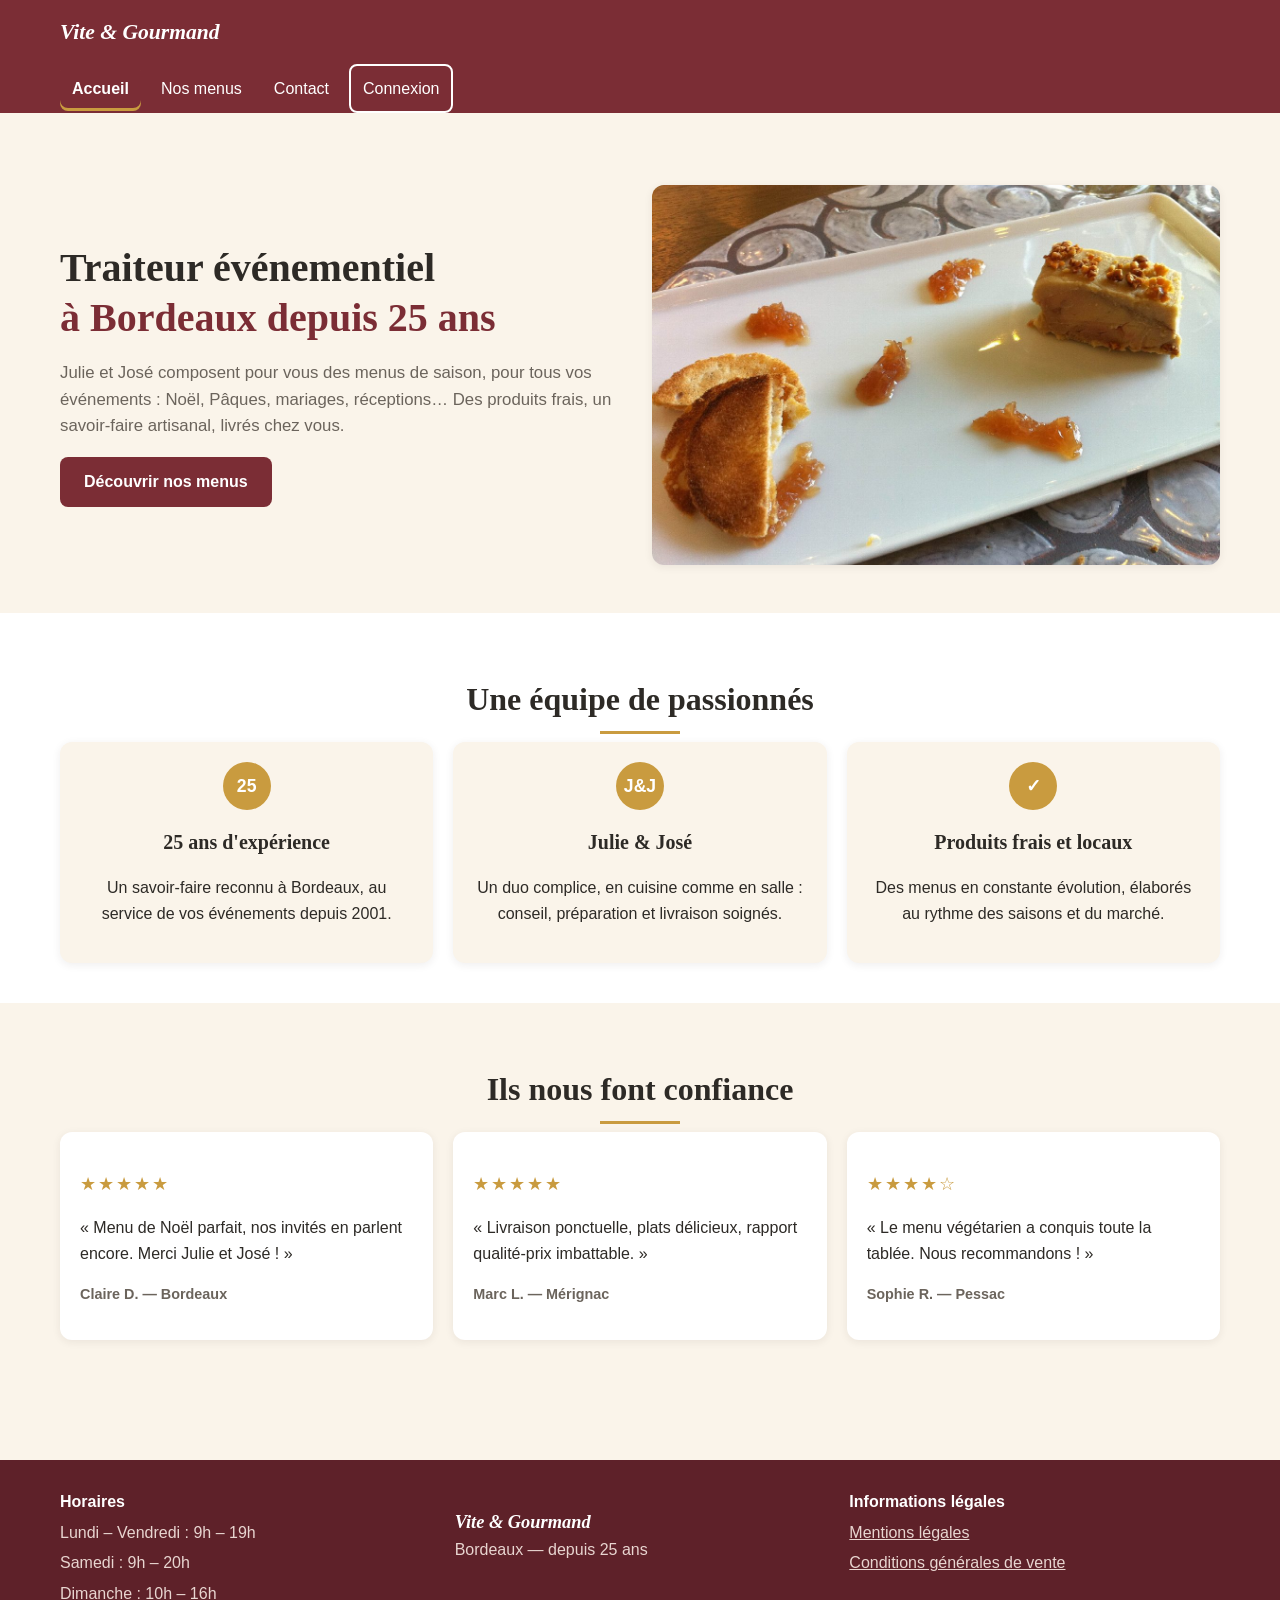
<file: frontend/index.html>
<!DOCTYPE html>
<html lang="fr">
<head>
  <meta charset="UTF-8">
  <meta name="viewport" content="width=device-width, initial-scale=1">
  <meta http-equiv="Content-Security-Policy" content="default-src 'self'">
  <meta name="description" content="Vite & Gourmand, traiteur événementiel à Bordeaux depuis 25 ans. Menus de saison pour Noël, Pâques, mariages et réceptions, livrés chez vous.">
  <title>Vite &amp; Gourmand — Traiteur événementiel à Bordeaux</title>
  <link rel="stylesheet" href="assets/css/style.css">
</head>
<body>
  <a class="skip-link" href="#contenu">Aller au contenu principal</a>

  <header class="entete">
    <div class="conteneur">
      <div class="entete__barre">
        <a class="logo" href="index.html">Vite &amp; Gourmand</a>
        <button class="nav__bouton" aria-expanded="false" aria-controls="menu-principal">
          <span></span><span></span><span></span>
          <span class="sr-only">Ouvrir le menu de navigation</span>
        </button>
      </div>
      <nav aria-label="Navigation principale">
        <ul class="nav__liste" id="menu-principal">
          <li><a class="nav__lien" href="index.html" aria-current="page">Accueil</a></li>
          <li><a class="nav__lien" href="menus.html">Nos menus</a></li>
          <li><a class="nav__lien" href="contact.html">Contact</a></li>
          <li><a class="nav__lien nav__connexion" href="connexion.html">Connexion</a></li>
        </ul>
      </nav>
    </div>
  </header>

  <main id="contenu">
    <!-- Présentation de l'entreprise -->
    <section class="hero conteneur" aria-labelledby="titre-hero">
      <div class="hero__texte">
        <h1 id="titre-hero">Traiteur événementiel <span class="accent">à Bordeaux depuis 25 ans</span></h1>
        <p>Julie et José composent pour vous des menus de saison, pour tous vos événements&nbsp;: Noël, Pâques, mariages, réceptions… Des produits frais, un savoir-faire artisanal, livrés chez vous.</p>
        <a class="btn btn--primaire" href="menus.html">Découvrir nos menus</a>
      </div>
      <img class="photo-plat" src="assets/img/hero.jpg" alt="Foie gras et toasts dressés à l'assiette, une entrée signature de la maison">
    </section>

    <!-- Professionnalisme de l'équipe -->
    <section class="section section--blanche" aria-labelledby="titre-equipe">
      <div class="conteneur">
        <h2 class="titre-section" id="titre-equipe">Une équipe de passionnés</h2>
        <div class="grille grille--3">
          <article class="carte carte--atout">
            <span class="carte__icone" aria-hidden="true">25</span>
            <h3>25 ans d'expérience</h3>
            <p>Un savoir-faire reconnu à Bordeaux, au service de vos événements depuis 2001.</p>
          </article>
          <article class="carte carte--atout">
            <span class="carte__icone" aria-hidden="true">J&amp;J</span>
            <h3>Julie &amp; José</h3>
            <p>Un duo complice, en cuisine comme en salle&nbsp;: conseil, préparation et livraison soignés.</p>
          </article>
          <article class="carte carte--atout">
            <span class="carte__icone" aria-hidden="true">✓</span>
            <h3>Produits frais et locaux</h3>
            <p>Des menus en constante évolution, élaborés au rythme des saisons et du marché.</p>
          </article>
        </div>
      </div>
    </section>

    <!-- Avis clients validés (contenu statique en attendant l'API — Phase 5) -->
    <section class="section" aria-labelledby="titre-avis">
      <div class="conteneur">
        <h2 class="titre-section" id="titre-avis">Ils nous font confiance</h2>
        <div class="grille grille--3" id="liste-avis">
          <article class="carte">
            <p class="avis__note" aria-hidden="true">★★★★★</p>
            <p><span class="sr-only">Note : 5 sur 5. </span>«&nbsp;Menu de Noël parfait, nos invités en parlent encore. Merci Julie et José&nbsp;!&nbsp;»</p>
            <p class="avis__auteur">Claire D. — Bordeaux</p>
          </article>
          <article class="carte">
            <p class="avis__note" aria-hidden="true">★★★★★</p>
            <p><span class="sr-only">Note : 5 sur 5. </span>«&nbsp;Livraison ponctuelle, plats délicieux, rapport qualité-prix imbattable.&nbsp;»</p>
            <p class="avis__auteur">Marc L. — Mérignac</p>
          </article>
          <article class="carte">
            <p class="avis__note" aria-hidden="true">★★★★☆</p>
            <p><span class="sr-only">Note : 4 sur 5. </span>«&nbsp;Le menu végétarien a conquis toute la tablée. Nous recommandons&nbsp;!&nbsp;»</p>
            <p class="avis__auteur">Sophie R. — Pessac</p>
          </article>
        </div>
      </div>
    </section>
  </main>

  <footer class="pied">
    <div class="conteneur pied__grille">
      <section aria-labelledby="pied-horaires">
        <h2 id="pied-horaires">Horaires</h2>
        <ul>
          <li>Lundi – Vendredi&nbsp;: 9h – 19h</li>
          <li>Samedi&nbsp;: 9h – 20h</li>
          <li>Dimanche&nbsp;: 10h – 16h</li>
        </ul>
      </section>
      <section aria-labelledby="pied-marque">
        <h2 id="pied-marque" class="sr-only">Vite &amp; Gourmand</h2>
        <p><span class="logo">Vite &amp; Gourmand</span><br>Bordeaux — depuis 25 ans</p>
      </section>
      <section aria-labelledby="pied-liens">
        <h2 id="pied-liens">Informations légales</h2>
        <ul>
          <li><a href="mentions-legales.html">Mentions légales</a></li>
          <li><a href="cgv.html">Conditions générales de vente</a></li>
        </ul>
      </section>
    </div>
  </footer>

  <script src="assets/js/nav.js"></script>
  <script src="assets/js/accueil.js"></script>
</body>
</html>
</file>
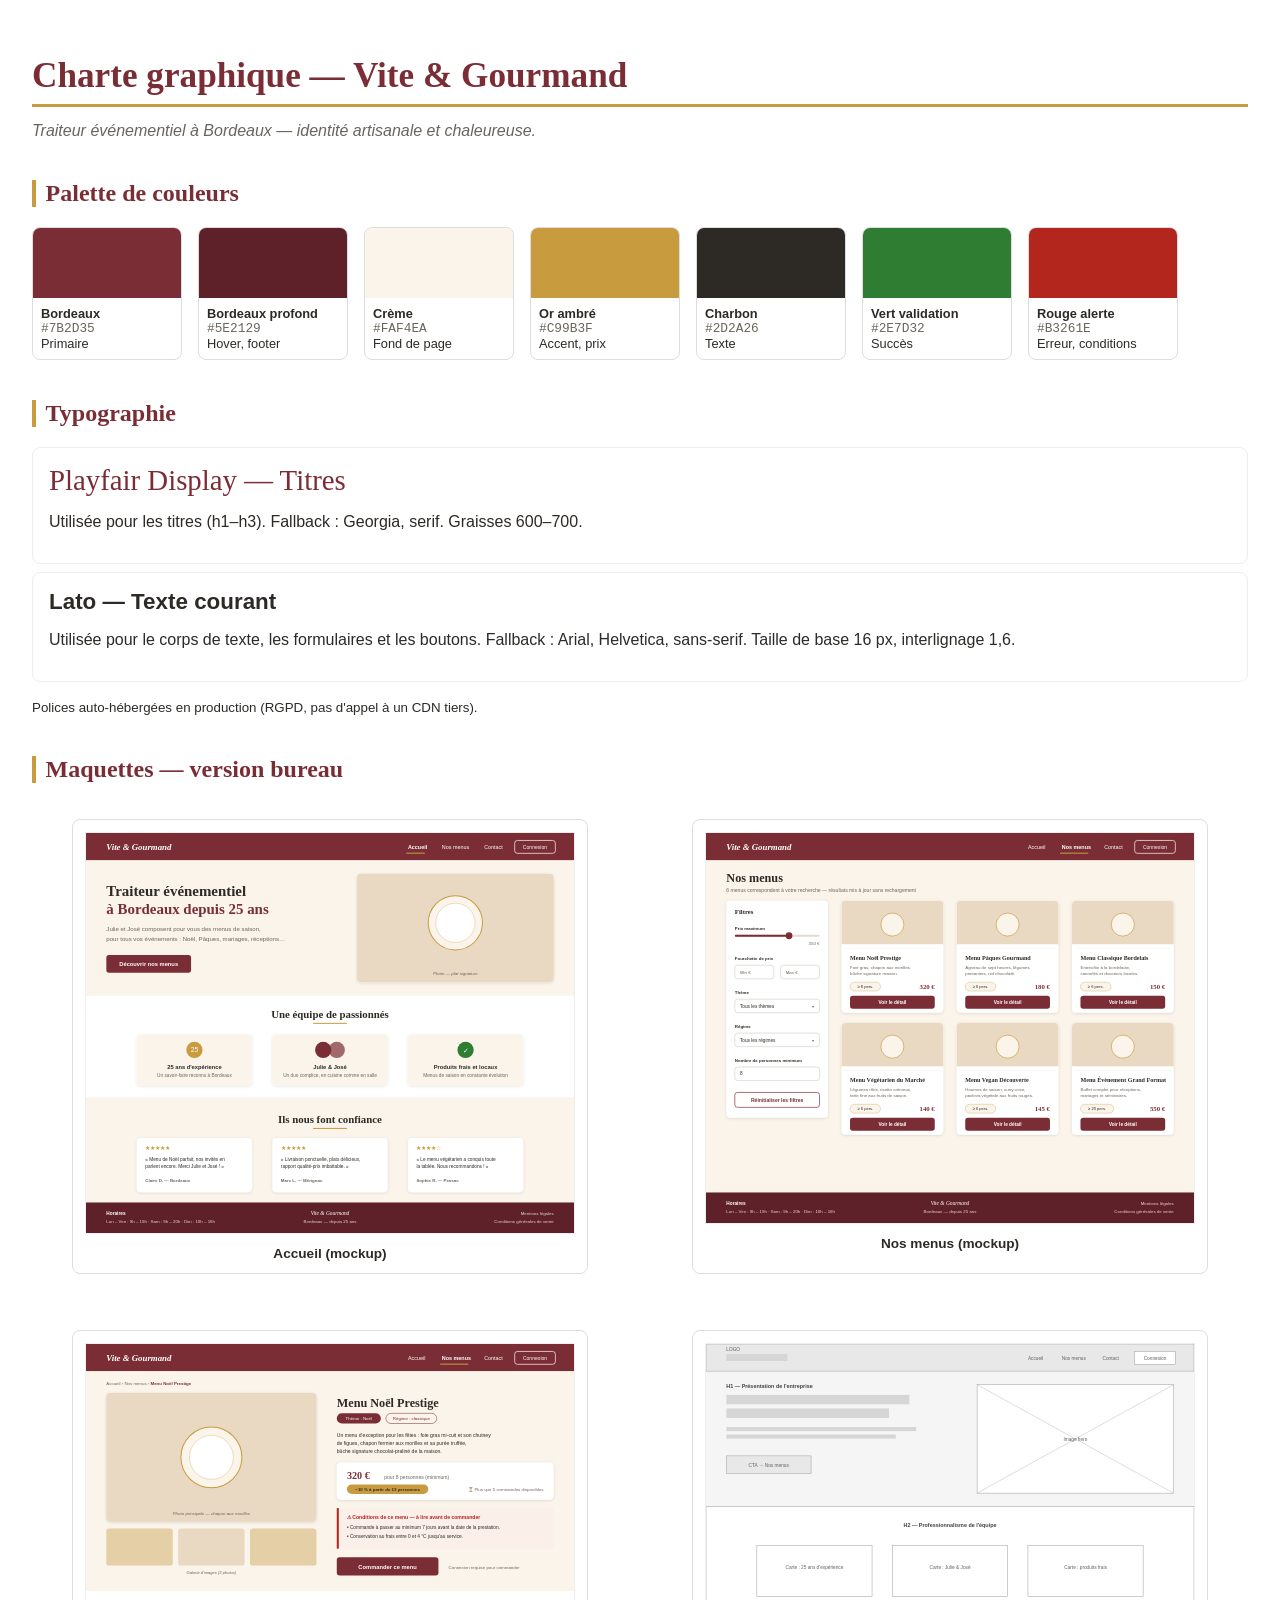
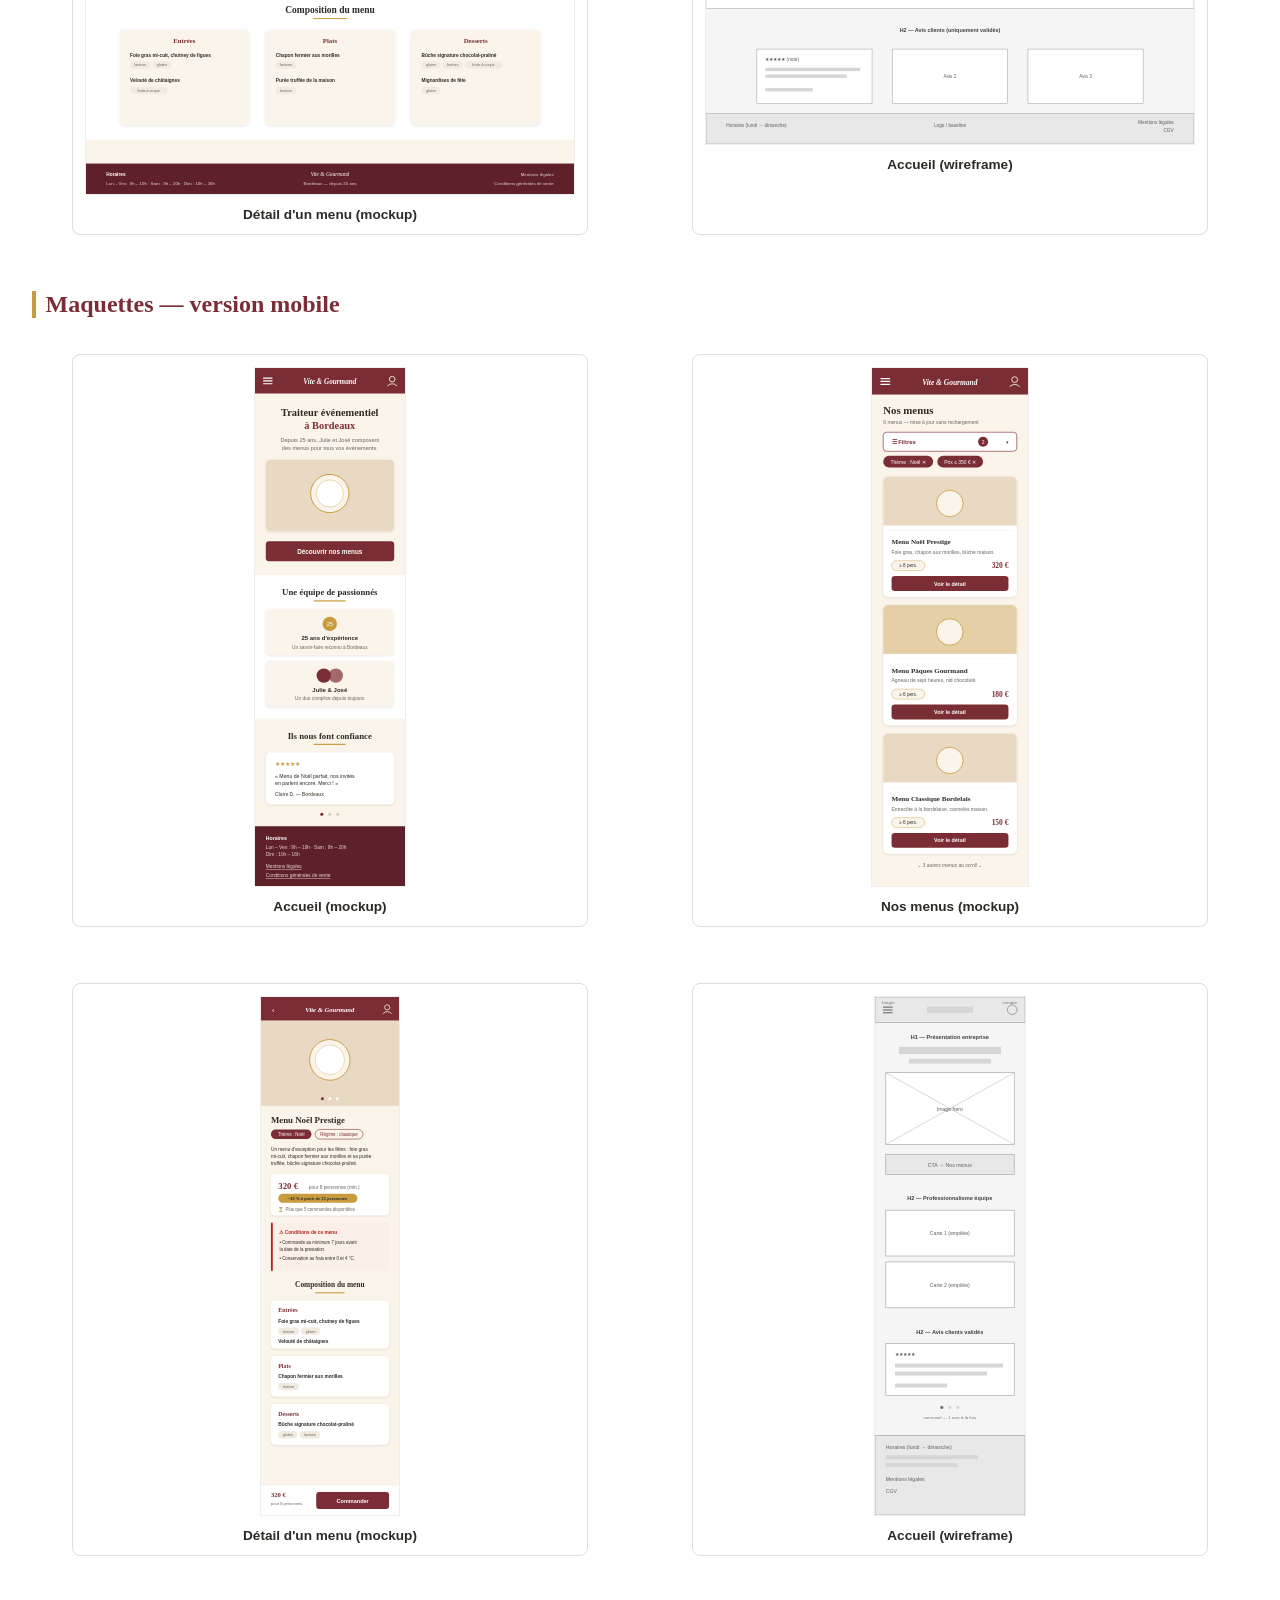
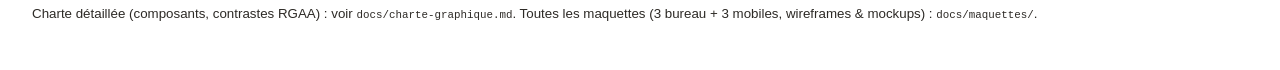
<file: docs/charte-graphique-imprimable.html>
<!DOCTYPE html>
<html lang="fr">
<head>
  <meta charset="UTF-8">
  <title>Charte graphique — Vite &amp; Gourmand</title>
  <style>
    /* Page prête à imprimer en PDF : navigateur → Imprimer → Enregistrer au format PDF */
    :root {
      --bordeaux: #7B2D35; --bordeaux-fonce: #5E2129; --creme: #FAF4EA;
      --or: #C99B3F; --charbon: #2D2A26; --blanc: #FFFFFF;
      --succes: #2E7D32; --alerte: #B3261E;
    }
    * { box-sizing: border-box; }
    body { font-family: Arial, Helvetica, sans-serif; color: var(--charbon); margin: 0; padding: 2rem; background: #fff; }
    h1, h2, h3 { font-family: Georgia, "Times New Roman", serif; color: var(--bordeaux); }
    h1 { font-size: 2.2rem; border-bottom: 3px solid var(--or); padding-bottom: .5rem; }
    h2 { margin-top: 2.5rem; border-left: 4px solid var(--or); padding-left: .6rem; }
    .sous-titre { font-style: italic; color: #6B645C; margin-top: -.5rem; }

    .palette { display: flex; flex-wrap: wrap; gap: 1rem; }
    .couleur { width: 150px; border: 1px solid #ddd; border-radius: 8px; overflow: hidden; }
    .couleur .echantillon { height: 70px; }
    .couleur .info { padding: .5rem; font-size: .8rem; }
    .couleur .nom { font-weight: bold; }
    .couleur .hex { font-family: monospace; color: #6B645C; }

    .typo-exemple { padding: 1rem; border: 1px solid #eee; border-radius: 8px; margin: .5rem 0; }
    .titre-playfair { font-family: Georgia, serif; font-size: 1.8rem; color: var(--bordeaux); }
    .texte-lato { font-family: Arial, Helvetica, sans-serif; font-size: 1rem; }

    .maquettes { display: grid; grid-template-columns: 1fr 1fr; gap: 1.5rem; }
    .maquette { border: 1px solid #ddd; border-radius: 8px; padding: .75rem; text-align: center; page-break-inside: avoid; }
    .maquette img { max-width: 100%; height: auto; border: 1px solid #eee; }
    .maquette figcaption { margin-top: .5rem; font-size: .85rem; font-weight: bold; }
    .maquette.mobile img { max-height: 520px; width: auto; }

    @media print {
      body { padding: 0; }
      h2 { page-break-before: always; }
      h2:first-of-type { page-break-before: avoid; }
    }
  </style>
</head>
<body>
  <h1>Charte graphique — Vite &amp; Gourmand</h1>
  <p class="sous-titre">Traiteur événementiel à Bordeaux — identité artisanale et chaleureuse.</p>

  <h2>Palette de couleurs</h2>
  <div class="palette">
    <div class="couleur"><div class="echantillon" style="background:#7B2D35"></div><div class="info"><div class="nom">Bordeaux</div><div class="hex">#7B2D35</div><div>Primaire</div></div></div>
    <div class="couleur"><div class="echantillon" style="background:#5E2129"></div><div class="info"><div class="nom">Bordeaux profond</div><div class="hex">#5E2129</div><div>Hover, footer</div></div></div>
    <div class="couleur"><div class="echantillon" style="background:#FAF4EA"></div><div class="info"><div class="nom">Crème</div><div class="hex">#FAF4EA</div><div>Fond de page</div></div></div>
    <div class="couleur"><div class="echantillon" style="background:#C99B3F"></div><div class="info"><div class="nom">Or ambré</div><div class="hex">#C99B3F</div><div>Accent, prix</div></div></div>
    <div class="couleur"><div class="echantillon" style="background:#2D2A26"></div><div class="info"><div class="nom">Charbon</div><div class="hex">#2D2A26</div><div>Texte</div></div></div>
    <div class="couleur"><div class="echantillon" style="background:#2E7D32"></div><div class="info"><div class="nom">Vert validation</div><div class="hex">#2E7D32</div><div>Succès</div></div></div>
    <div class="couleur"><div class="echantillon" style="background:#B3261E"></div><div class="info"><div class="nom">Rouge alerte</div><div class="hex">#B3261E</div><div>Erreur, conditions</div></div></div>
  </div>

  <h2>Typographie</h2>
  <div class="typo-exemple">
    <div class="titre-playfair">Playfair Display — Titres</div>
    <p>Utilisée pour les titres (h1–h3). Fallback : Georgia, serif. Graisses 600–700.</p>
  </div>
  <div class="typo-exemple">
    <div class="texte-lato" style="font-size:1.4rem;font-weight:bold">Lato — Texte courant</div>
    <p class="texte-lato">Utilisée pour le corps de texte, les formulaires et les boutons. Fallback : Arial, Helvetica, sans-serif. Taille de base 16 px, interlignage 1,6.</p>
  </div>
  <p><small>Polices auto-hébergées en production (RGPD, pas d'appel à un CDN tiers).</small></p>

  <h2>Maquettes — version bureau</h2>
  <div class="maquettes">
    <figure class="maquette"><img src="maquettes/mockups/desktop-accueil.svg" alt="Maquette bureau de la page d'accueil"><figcaption>Accueil (mockup)</figcaption></figure>
    <figure class="maquette"><img src="maquettes/mockups/desktop-menus.svg" alt="Maquette bureau de la vue globale des menus"><figcaption>Nos menus (mockup)</figcaption></figure>
    <figure class="maquette"><img src="maquettes/mockups/desktop-menu-detail.svg" alt="Maquette bureau du détail d'un menu"><figcaption>Détail d'un menu (mockup)</figcaption></figure>
    <figure class="maquette"><img src="maquettes/wireframes/desktop-accueil.svg" alt="Wireframe bureau de la page d'accueil"><figcaption>Accueil (wireframe)</figcaption></figure>
  </div>

  <h2>Maquettes — version mobile</h2>
  <div class="maquettes">
    <figure class="maquette mobile"><img src="maquettes/mockups/mobile-accueil.svg" alt="Maquette mobile de la page d'accueil"><figcaption>Accueil (mockup)</figcaption></figure>
    <figure class="maquette mobile"><img src="maquettes/mockups/mobile-menus.svg" alt="Maquette mobile de la vue globale des menus"><figcaption>Nos menus (mockup)</figcaption></figure>
    <figure class="maquette mobile"><img src="maquettes/mockups/mobile-menu-detail.svg" alt="Maquette mobile du détail d'un menu"><figcaption>Détail d'un menu (mockup)</figcaption></figure>
    <figure class="maquette mobile"><img src="maquettes/wireframes/mobile-accueil.svg" alt="Wireframe mobile de la page d'accueil"><figcaption>Accueil (wireframe)</figcaption></figure>
  </div>

  <p style="margin-top:2rem"><small>Charte détaillée (composants, contrastes RGAA) : voir <code>docs/charte-graphique.md</code>. Toutes les maquettes (3 bureau + 3 mobiles, wireframes &amp; mockups) : <code>docs/maquettes/</code>.</small></p>
</body>
</html>
</file>
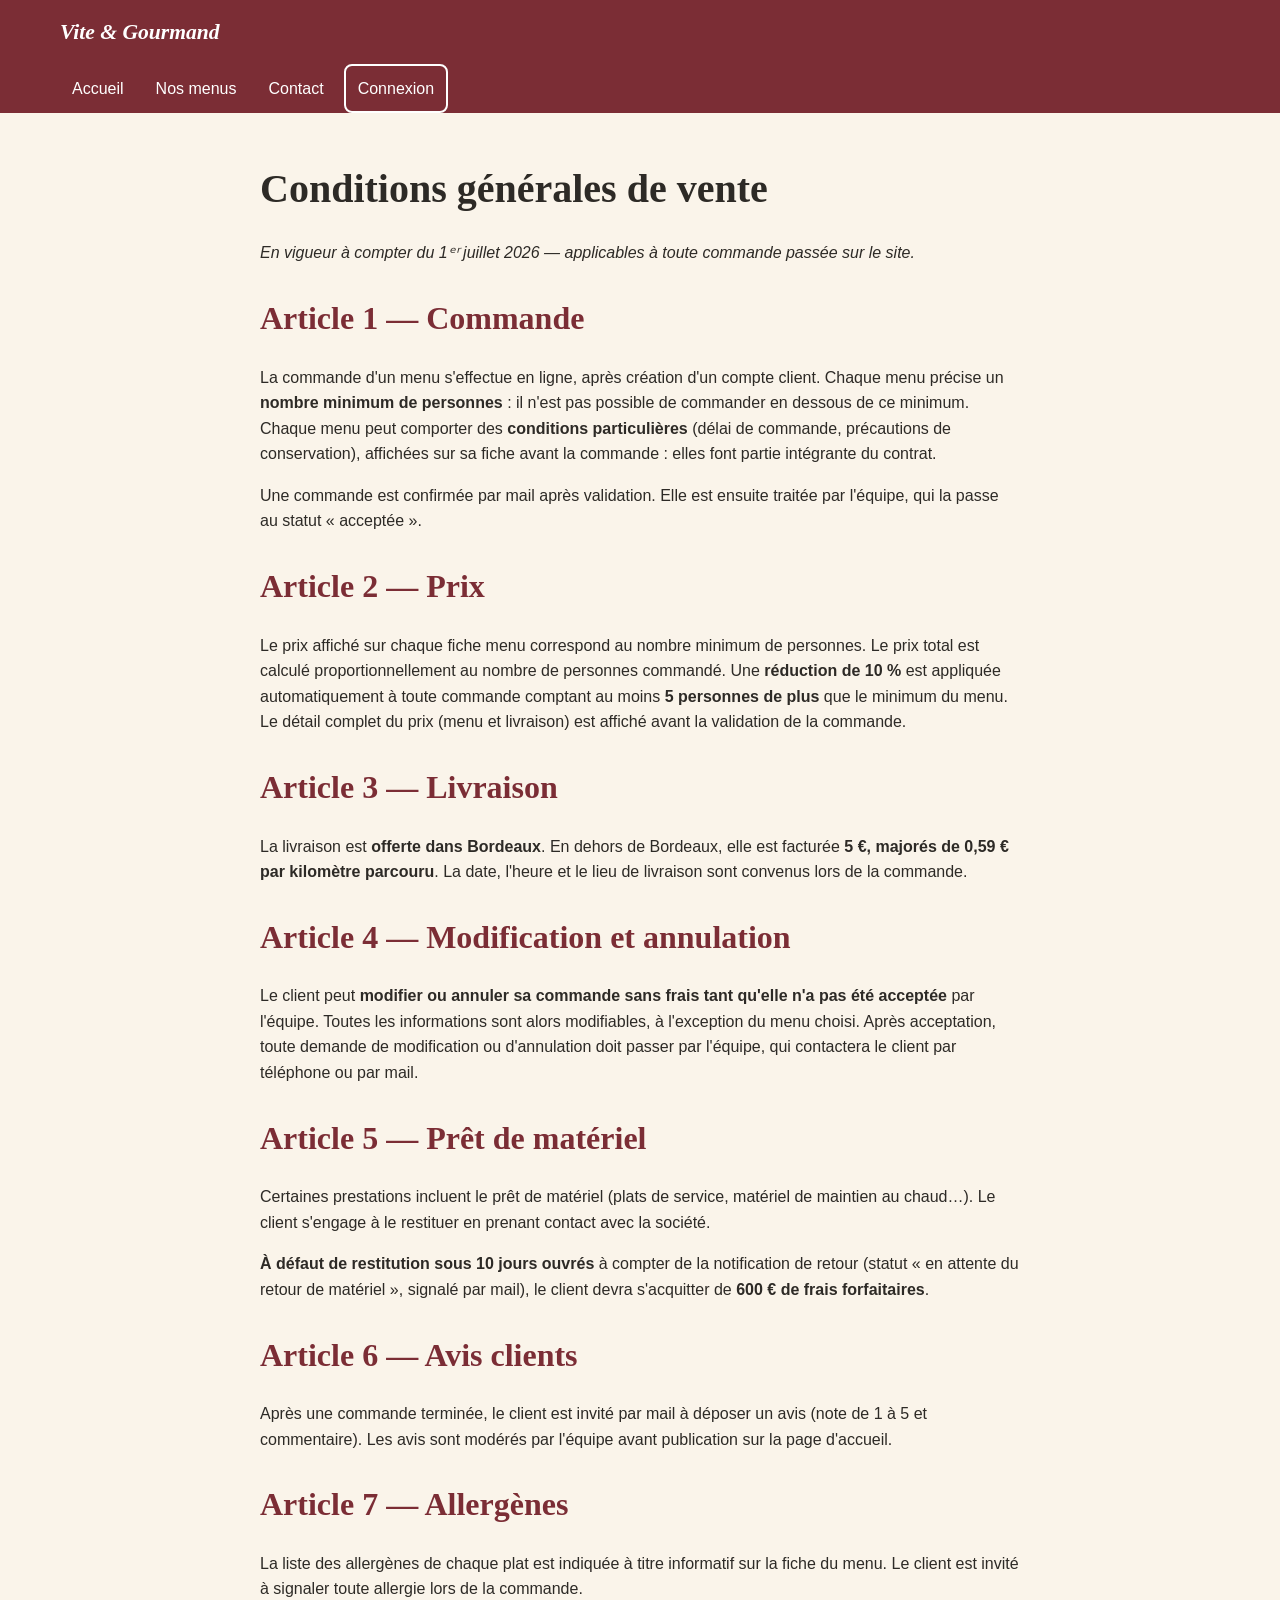
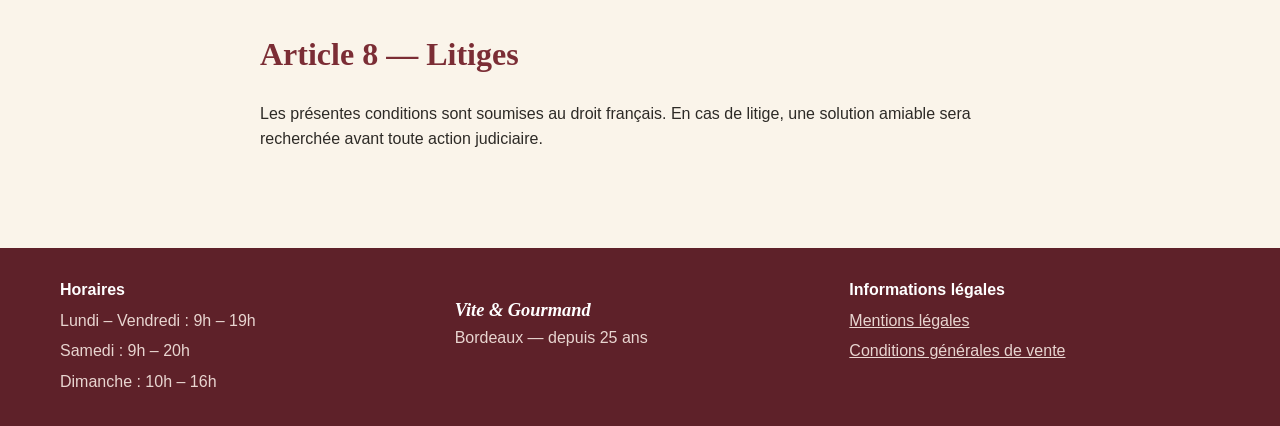
<file: frontend/cgv.html>
<!DOCTYPE html>
<html lang="fr">
<head>
  <meta charset="UTF-8">
  <meta name="viewport" content="width=device-width, initial-scale=1">
  <meta http-equiv="Content-Security-Policy" content="default-src 'self'">
  <meta name="description" content="Conditions générales de vente du traiteur Vite & Gourmand : commande, prix, livraison, annulation, prêt de matériel.">
  <title>Conditions générales de vente — Vite &amp; Gourmand</title>
  <link rel="stylesheet" href="assets/css/style.css">
</head>
<body>
  <a class="skip-link" href="#contenu">Aller au contenu principal</a>

  <header class="entete">
    <div class="conteneur">
      <div class="entete__barre">
        <a class="logo" href="index.html">Vite &amp; Gourmand</a>
        <button class="nav__bouton" aria-expanded="false" aria-controls="menu-principal">
          <span></span><span></span><span></span>
          <span class="sr-only">Ouvrir le menu de navigation</span>
        </button>
      </div>
      <nav aria-label="Navigation principale">
        <ul class="nav__liste" id="menu-principal">
          <li><a class="nav__lien" href="index.html">Accueil</a></li>
          <li><a class="nav__lien" href="menus.html">Nos menus</a></li>
          <li><a class="nav__lien" href="contact.html">Contact</a></li>
          <li><a class="nav__lien nav__connexion" href="connexion.html">Connexion</a></li>
        </ul>
      </nav>
    </div>
  </header>

  <main id="contenu" class="conteneur contenu-texte">
    <h1>Conditions générales de vente</h1>
    <p><em>En vigueur à compter du 1ᵉʳ juillet 2026 — applicables à toute commande passée sur le site.</em></p>

    <h2>Article 1 — Commande</h2>
    <p>La commande d'un menu s'effectue en ligne, après création d'un compte client. Chaque menu précise un <strong>nombre minimum de personnes</strong>&nbsp;: il n'est pas possible de commander en dessous de ce minimum. Chaque menu peut comporter des <strong>conditions particulières</strong> (délai de commande, précautions de conservation), affichées sur sa fiche avant la commande&nbsp;: elles font partie intégrante du contrat.</p>
    <p>Une commande est confirmée par mail après validation. Elle est ensuite traitée par l'équipe, qui la passe au statut «&nbsp;acceptée&nbsp;».</p>

    <h2>Article 2 — Prix</h2>
    <p>Le prix affiché sur chaque fiche menu correspond au nombre minimum de personnes. Le prix total est calculé proportionnellement au nombre de personnes commandé. Une <strong>réduction de 10&nbsp;%</strong> est appliquée automatiquement à toute commande comptant au moins <strong>5 personnes de plus</strong> que le minimum du menu. Le détail complet du prix (menu et livraison) est affiché avant la validation de la commande.</p>

    <h2>Article 3 — Livraison</h2>
    <p>La livraison est <strong>offerte dans Bordeaux</strong>. En dehors de Bordeaux, elle est facturée <strong>5&nbsp;€, majorés de 0,59&nbsp;€ par kilomètre parcouru</strong>. La date, l'heure et le lieu de livraison sont convenus lors de la commande.</p>

    <h2>Article 4 — Modification et annulation</h2>
    <p>Le client peut <strong>modifier ou annuler sa commande sans frais tant qu'elle n'a pas été acceptée</strong> par l'équipe. Toutes les informations sont alors modifiables, à l'exception du menu choisi. Après acceptation, toute demande de modification ou d'annulation doit passer par l'équipe, qui contactera le client par téléphone ou par mail.</p>

    <h2>Article 5 — Prêt de matériel</h2>
    <p>Certaines prestations incluent le prêt de matériel (plats de service, matériel de maintien au chaud…). Le client s'engage à le restituer en prenant contact avec la société.</p>
    <p><strong>À défaut de restitution sous 10 jours ouvrés</strong> à compter de la notification de retour (statut «&nbsp;en attente du retour de matériel&nbsp;», signalé par mail), le client devra s'acquitter de <strong>600&nbsp;€ de frais forfaitaires</strong>.</p>

    <h2>Article 6 — Avis clients</h2>
    <p>Après une commande terminée, le client est invité par mail à déposer un avis (note de 1 à 5 et commentaire). Les avis sont modérés par l'équipe avant publication sur la page d'accueil.</p>

    <h2>Article 7 — Allergènes</h2>
    <p>La liste des allergènes de chaque plat est indiquée à titre informatif sur la fiche du menu. Le client est invité à signaler toute allergie lors de la commande.</p>

    <h2>Article 8 — Litiges</h2>
    <p>Les présentes conditions sont soumises au droit français. En cas de litige, une solution amiable sera recherchée avant toute action judiciaire.</p>
  </main>

  <footer class="pied">
    <div class="conteneur pied__grille">
      <section aria-labelledby="pied-horaires">
        <h2 id="pied-horaires">Horaires</h2>
        <ul>
          <li>Lundi – Vendredi&nbsp;: 9h – 19h</li>
          <li>Samedi&nbsp;: 9h – 20h</li>
          <li>Dimanche&nbsp;: 10h – 16h</li>
        </ul>
      </section>
      <section aria-labelledby="pied-marque">
        <h2 id="pied-marque" class="sr-only">Vite &amp; Gourmand</h2>
        <p><span class="logo">Vite &amp; Gourmand</span><br>Bordeaux — depuis 25 ans</p>
      </section>
      <section aria-labelledby="pied-liens">
        <h2 id="pied-liens">Informations légales</h2>
        <ul>
          <li><a href="mentions-legales.html">Mentions légales</a></li>
          <li><a href="cgv.html" aria-current="page">Conditions générales de vente</a></li>
        </ul>
      </section>
    </div>
  </footer>

  <script src="assets/js/nav.js"></script>
</body>
</html>
</file>
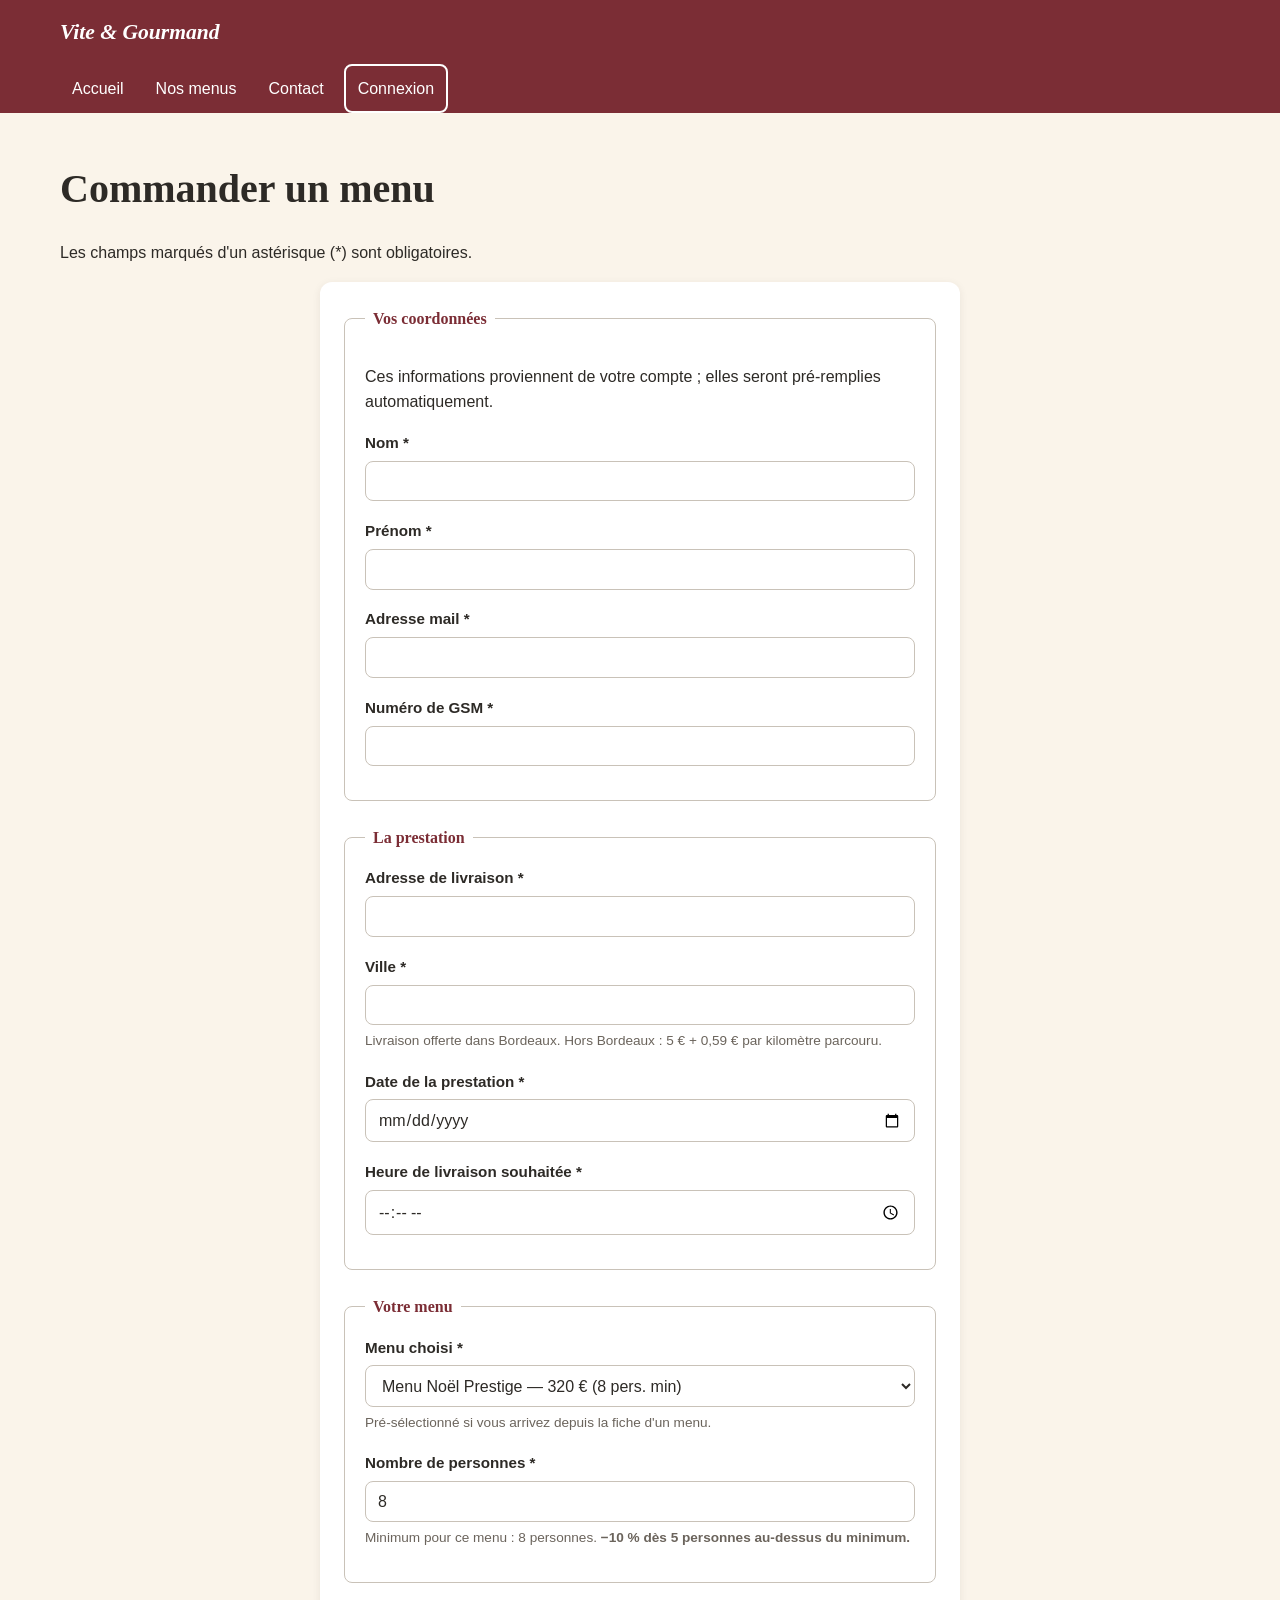
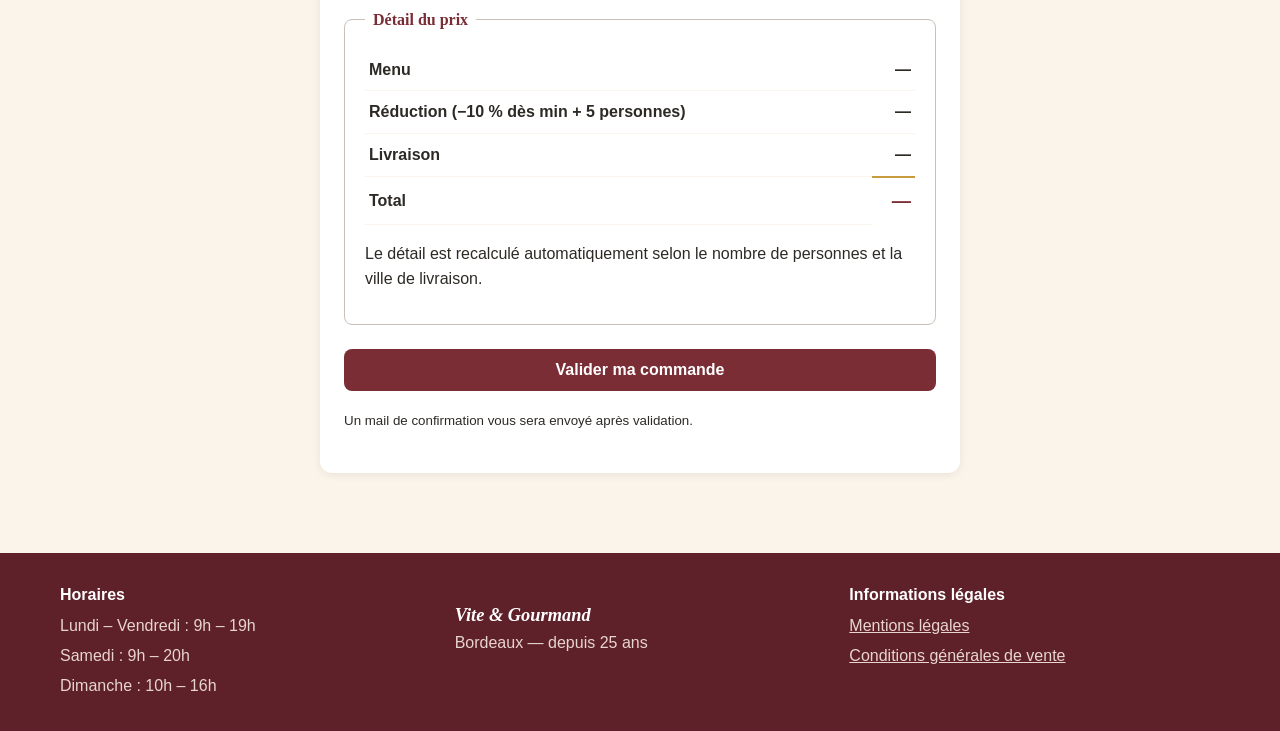
<file: frontend/commande.html>
<!DOCTYPE html>
<html lang="fr">
<head>
  <meta charset="UTF-8">
  <meta name="viewport" content="width=device-width, initial-scale=1">
  <meta http-equiv="Content-Security-Policy" content="default-src 'self'">
  <meta name="description" content="Commandez votre menu traiteur Vite & Gourmand : livraison à Bordeaux et alentours.">
  <title>Commander — Vite &amp; Gourmand</title>
  <link rel="stylesheet" href="assets/css/style.css">
</head>
<body>
  <a class="skip-link" href="#contenu">Aller au contenu principal</a>

  <header class="entete">
    <div class="conteneur">
      <div class="entete__barre">
        <a class="logo" href="index.html">Vite &amp; Gourmand</a>
        <button class="nav__bouton" aria-expanded="false" aria-controls="menu-principal">
          <span></span><span></span><span></span>
          <span class="sr-only">Ouvrir le menu de navigation</span>
        </button>
      </div>
      <nav aria-label="Navigation principale">
        <ul class="nav__liste" id="menu-principal">
          <li><a class="nav__lien" href="index.html">Accueil</a></li>
          <li><a class="nav__lien" href="menus.html">Nos menus</a></li>
          <li><a class="nav__lien" href="contact.html">Contact</a></li>
          <li><a class="nav__lien nav__connexion" href="connexion.html">Connexion</a></li>
        </ul>
      </nav>
    </div>
  </header>

  <main id="contenu" class="conteneur">
    <h1>Commander un menu</h1>
    <p>Les champs marqués d'un astérisque (<span aria-hidden="true">*</span><span class="sr-only">obligatoire</span>) sont obligatoires.</p>
    <p id="message-commande" role="alert" hidden></p>

    <!-- Formulaire statique : pré-remplissage et calcul du prix branchés en Phase 6 -->
    <form class="formulaire" id="form-commande" action="#" method="post" novalidate>
      <fieldset>
        <legend>Vos coordonnées</legend>
        <p class="aide">Ces informations proviennent de votre compte&nbsp;; elles seront pré-remplies automatiquement.</p>
        <div class="champ">
          <label for="cmd-nom">Nom *</label>
          <input type="text" id="cmd-nom" name="nom" autocomplete="family-name" required>
        </div>
        <div class="champ">
          <label for="cmd-prenom">Prénom *</label>
          <input type="text" id="cmd-prenom" name="prenom" autocomplete="given-name" required>
        </div>
        <div class="champ">
          <label for="cmd-email">Adresse mail *</label>
          <input type="email" id="cmd-email" name="email" autocomplete="email" required>
        </div>
        <div class="champ">
          <label for="cmd-gsm">Numéro de GSM *</label>
          <input type="tel" id="cmd-gsm" name="telephone" autocomplete="tel" required>
        </div>
      </fieldset>

      <fieldset>
        <legend>La prestation</legend>
        <div class="champ">
          <label for="cmd-adresse">Adresse de livraison *</label>
          <input type="text" id="cmd-adresse" name="adresse_livraison" autocomplete="street-address" required>
        </div>
        <div class="champ">
          <label for="cmd-ville">Ville *</label>
          <input type="text" id="cmd-ville" name="ville_livraison" required>
          <p class="aide">Livraison offerte dans Bordeaux. Hors Bordeaux&nbsp;: 5&nbsp;€ + 0,59&nbsp;€ par kilomètre parcouru.</p>
        </div>
        <div class="champ" id="champ-distance" hidden>
          <label for="cmd-distance">Distance depuis Bordeaux (km) *</label>
          <input type="number" id="cmd-distance" name="distance_km" min="1" step="0.1" inputmode="decimal">
          <p class="aide">Nécessaire pour calculer les frais de livraison hors Bordeaux.</p>
        </div>
        <div class="champ">
          <label for="cmd-date">Date de la prestation *</label>
          <input type="date" id="cmd-date" name="date_prestation" required>
        </div>
        <div class="champ">
          <label for="cmd-heure">Heure de livraison souhaitée *</label>
          <input type="time" id="cmd-heure" name="heure_livraison" required>
        </div>
      </fieldset>

      <fieldset>
        <legend>Votre menu</legend>
        <div class="champ">
          <label for="cmd-menu">Menu choisi *</label>
          <select id="cmd-menu" name="menu_id" required>
            <option value="">— Choisir un menu —</option>
            <option value="1" selected>Menu Noël Prestige — 320&nbsp;€ (8 pers. min)</option>
            <option value="2">Menu Pâques Gourmand — 180&nbsp;€ (6 pers. min)</option>
            <option value="3">Menu Classique Bordelais — 150&nbsp;€ (6 pers. min)</option>
            <option value="4">Menu Végétarien du Marché — 140&nbsp;€ (6 pers. min)</option>
            <option value="5">Menu Vegan Découverte — 145&nbsp;€ (6 pers. min)</option>
            <option value="6">Menu Évènement Grand Format — 550&nbsp;€ (20 pers. min)</option>
          </select>
          <p class="aide">Pré-sélectionné si vous arrivez depuis la fiche d'un menu.</p>
        </div>
        <div class="champ">
          <label for="cmd-personnes">Nombre de personnes *</label>
          <input type="number" id="cmd-personnes" name="nb_personnes" min="8" value="8" required aria-describedby="aide-personnes">
          <p class="aide" id="aide-personnes">Minimum pour ce menu&nbsp;: 8 personnes. <strong>−10&nbsp;% dès 5 personnes au-dessus du minimum.</strong></p>
        </div>
      </fieldset>

      <fieldset>
        <legend>Détail du prix</legend>
        <table class="recap-prix" aria-live="polite">
          <tbody>
            <tr><th scope="row" id="recap-libelle-menu">Menu</th><td id="recap-menu">—</td></tr>
            <tr><th scope="row">Réduction (−10&nbsp;% dès min&nbsp;+&nbsp;5 personnes)</th><td id="recap-reduction">—</td></tr>
            <tr><th scope="row">Livraison</th><td id="recap-livraison">—</td></tr>
          </tbody>
          <tfoot>
            <tr><th scope="row">Total</th><td id="recap-total">—</td></tr>
          </tfoot>
        </table>
        <p class="aide">Le détail est recalculé automatiquement selon le nombre de personnes et la ville de livraison.</p>
      </fieldset>

      <button type="submit" class="btn btn--primaire btn--large">Valider ma commande</button>
      <p><small>Un mail de confirmation vous sera envoyé après validation.</small></p>
    </form>
  </main>

  <footer class="pied">
    <div class="conteneur pied__grille">
      <section aria-labelledby="pied-horaires">
        <h2 id="pied-horaires">Horaires</h2>
        <ul>
          <li>Lundi – Vendredi&nbsp;: 9h – 19h</li>
          <li>Samedi&nbsp;: 9h – 20h</li>
          <li>Dimanche&nbsp;: 10h – 16h</li>
        </ul>
      </section>
      <section aria-labelledby="pied-marque">
        <h2 id="pied-marque" class="sr-only">Vite &amp; Gourmand</h2>
        <p><span class="logo">Vite &amp; Gourmand</span><br>Bordeaux — depuis 25 ans</p>
      </section>
      <section aria-labelledby="pied-liens">
        <h2 id="pied-liens">Informations légales</h2>
        <ul>
          <li><a href="mentions-legales.html">Mentions légales</a></li>
          <li><a href="cgv.html">Conditions générales de vente</a></li>
        </ul>
      </section>
    </div>
  </footer>

  <script src="assets/js/nav.js"></script>
  <script src="assets/js/commande.js"></script>
</body>
</html>
</file>
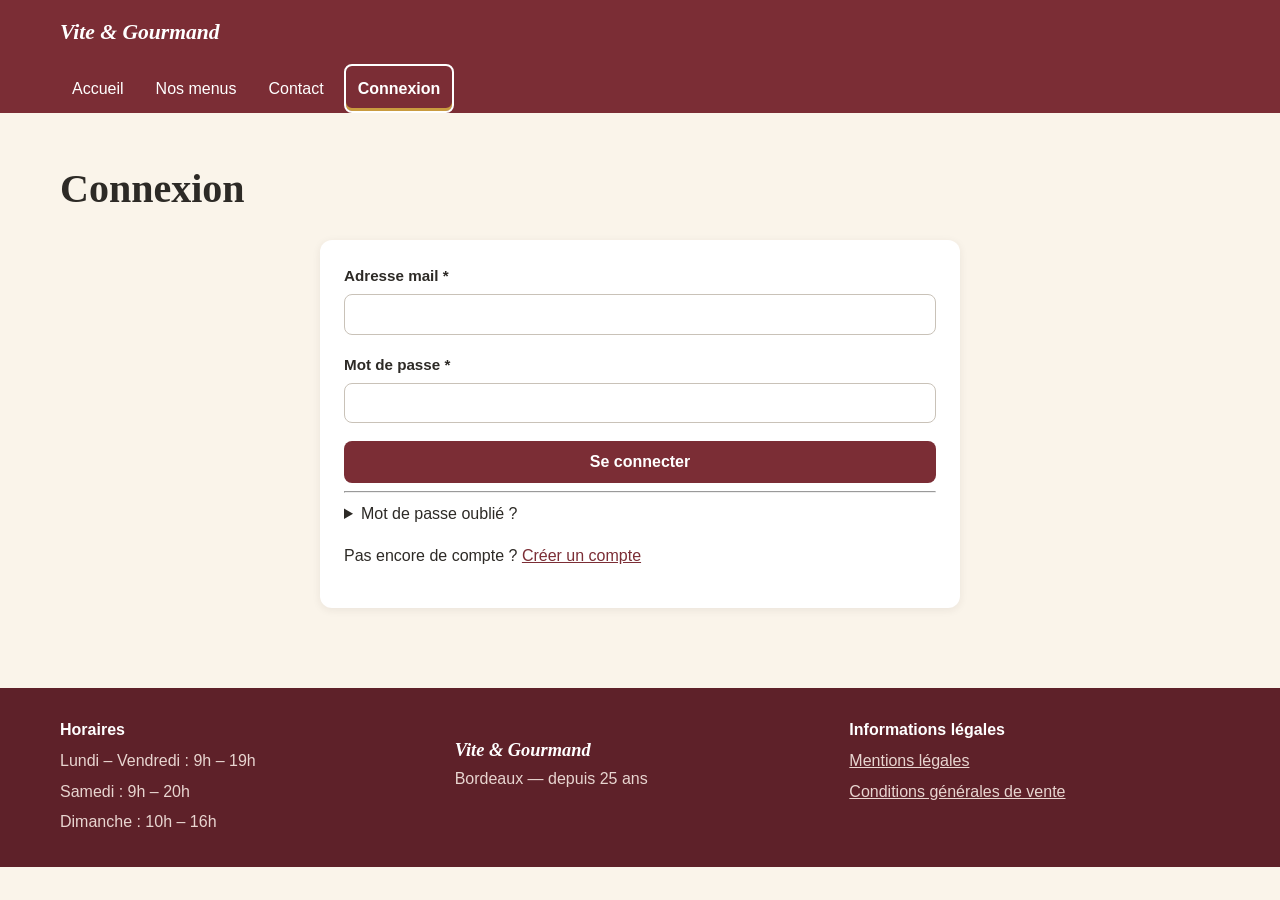
<file: frontend/connexion.html>
<!DOCTYPE html>
<html lang="fr">
<head>
  <meta charset="UTF-8">
  <meta name="viewport" content="width=device-width, initial-scale=1">
  <meta http-equiv="Content-Security-Policy" content="default-src 'self'">
  <meta name="description" content="Connectez-vous à votre compte Vite & Gourmand pour commander et suivre vos commandes.">
  <title>Connexion — Vite &amp; Gourmand</title>
  <link rel="stylesheet" href="assets/css/style.css">
</head>
<body>
  <a class="skip-link" href="#contenu">Aller au contenu principal</a>

  <header class="entete">
    <div class="conteneur">
      <div class="entete__barre">
        <a class="logo" href="index.html">Vite &amp; Gourmand</a>
        <button class="nav__bouton" aria-expanded="false" aria-controls="menu-principal">
          <span></span><span></span><span></span>
          <span class="sr-only">Ouvrir le menu de navigation</span>
        </button>
      </div>
      <nav aria-label="Navigation principale">
        <ul class="nav__liste" id="menu-principal">
          <li><a class="nav__lien" href="index.html">Accueil</a></li>
          <li><a class="nav__lien" href="menus.html">Nos menus</a></li>
          <li><a class="nav__lien" href="contact.html">Contact</a></li>
          <li><a class="nav__lien nav__connexion" href="connexion.html" aria-current="page">Connexion</a></li>
        </ul>
      </nav>
    </div>
  </header>

  <main id="contenu" class="conteneur">
    <h1>Connexion</h1>

    <p id="message-auth" role="alert" hidden></p>

    <!-- Nouveau mot de passe : affiché uniquement en arrivant depuis le lien reçu par mail -->
    <section id="section-reset" hidden aria-labelledby="titre-reset">
      <form class="formulaire" id="form-reset" action="#" method="post" novalidate>
        <h2 id="titre-reset">Choisir un nouveau mot de passe</h2>
        <div class="champ">
          <label for="rst-password">Nouveau mot de passe *</label>
          <input type="password" id="rst-password" name="password" autocomplete="new-password" required minlength="10" aria-describedby="aide-rst">
          <p class="aide" id="aide-rst">Au moins 10 caractères, avec majuscule, minuscule, chiffre et caractère spécial.</p>
        </div>
        <div class="champ">
          <label for="rst-password2">Confirmer le mot de passe *</label>
          <input type="password" id="rst-password2" name="password_confirmation" autocomplete="new-password" required minlength="10">
        </div>
        <button type="submit" class="btn btn--primaire btn--large">Enregistrer le nouveau mot de passe</button>
      </form>
    </section>

    <form class="formulaire" id="form-connexion" action="#" method="post" novalidate>
      <div class="champ">
        <label for="con-email">Adresse mail *</label>
        <input type="email" id="con-email" name="email" autocomplete="username" required>
      </div>
      <div class="champ">
        <label for="con-password">Mot de passe *</label>
        <input type="password" id="con-password" name="password" autocomplete="current-password" required>
      </div>
      <button type="submit" class="btn btn--primaire btn--large">Se connecter</button>

      <hr>

      <!-- Mot de passe oublié : un lien de réinitialisation est envoyé par mail -->
      <details>
        <summary>Mot de passe oublié&nbsp;?</summary>
        <div class="champ champ--espace">
          <label for="con-email-reset">Votre adresse mail *</label>
          <input type="email" id="con-email-reset" name="email_reset" autocomplete="email">
          <p class="aide">Nous vous enverrons un lien par mail pour réinitialiser votre mot de passe.</p>
        </div>
        <button type="button" class="btn btn--secondaire" id="btn-reset">Recevoir le lien de réinitialisation</button>
      </details>

      <p>Pas encore de compte&nbsp;? <a href="inscription.html">Créer un compte</a></p>
    </form>
  </main>

  <footer class="pied">
    <div class="conteneur pied__grille">
      <section aria-labelledby="pied-horaires">
        <h2 id="pied-horaires">Horaires</h2>
        <ul>
          <li>Lundi – Vendredi&nbsp;: 9h – 19h</li>
          <li>Samedi&nbsp;: 9h – 20h</li>
          <li>Dimanche&nbsp;: 10h – 16h</li>
        </ul>
      </section>
      <section aria-labelledby="pied-marque">
        <h2 id="pied-marque" class="sr-only">Vite &amp; Gourmand</h2>
        <p><span class="logo">Vite &amp; Gourmand</span><br>Bordeaux — depuis 25 ans</p>
      </section>
      <section aria-labelledby="pied-liens">
        <h2 id="pied-liens">Informations légales</h2>
        <ul>
          <li><a href="mentions-legales.html">Mentions légales</a></li>
          <li><a href="cgv.html">Conditions générales de vente</a></li>
        </ul>
      </section>
    </div>
  </footer>

  <script src="assets/js/nav.js"></script>
  <script src="assets/js/auth.js"></script>
</body>
</html>
</file>
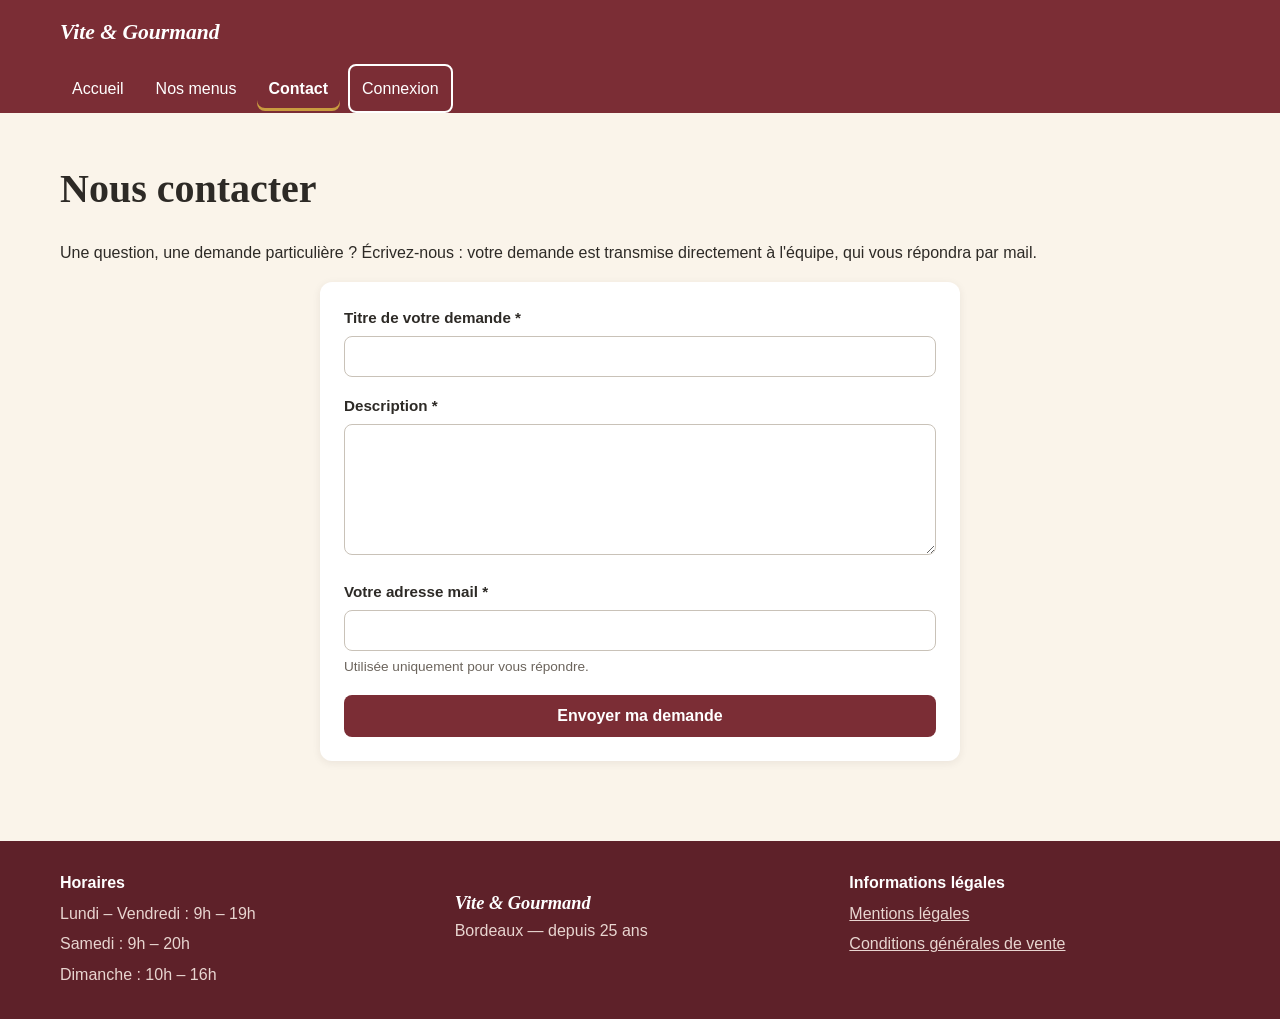
<file: frontend/contact.html>
<!DOCTYPE html>
<html lang="fr">
<head>
  <meta charset="UTF-8">
  <meta name="viewport" content="width=device-width, initial-scale=1">
  <meta http-equiv="Content-Security-Policy" content="default-src 'self'">
  <meta name="description" content="Contactez le traiteur Vite & Gourmand à Bordeaux : une question sur nos menus ou une demande particulière ?">
  <title>Contact — Vite &amp; Gourmand</title>
  <link rel="stylesheet" href="assets/css/style.css">
</head>
<body>
  <a class="skip-link" href="#contenu">Aller au contenu principal</a>

  <header class="entete">
    <div class="conteneur">
      <div class="entete__barre">
        <a class="logo" href="index.html">Vite &amp; Gourmand</a>
        <button class="nav__bouton" aria-expanded="false" aria-controls="menu-principal">
          <span></span><span></span><span></span>
          <span class="sr-only">Ouvrir le menu de navigation</span>
        </button>
      </div>
      <nav aria-label="Navigation principale">
        <ul class="nav__liste" id="menu-principal">
          <li><a class="nav__lien" href="index.html">Accueil</a></li>
          <li><a class="nav__lien" href="menus.html">Nos menus</a></li>
          <li><a class="nav__lien" href="contact.html" aria-current="page">Contact</a></li>
          <li><a class="nav__lien nav__connexion" href="connexion.html">Connexion</a></li>
        </ul>
      </nav>
    </div>
  </header>

  <main id="contenu" class="conteneur">
    <h1>Nous contacter</h1>
    <p>Une question, une demande particulière&nbsp;? Écrivez-nous&nbsp;: votre demande est transmise directement à l'équipe, qui vous répondra par mail.</p>
    <p id="message-contact" role="alert" hidden></p>

    <form class="formulaire" id="form-contact" action="#" method="post" novalidate>
      <!-- Piège anti-spam : invisible pour les humains, rempli par les robots -->
      <div class="sr-only" aria-hidden="true">
        <label for="ct-site-web">Ne pas remplir ce champ</label>
        <input type="text" id="ct-site-web" name="site_web" tabindex="-1" autocomplete="off">
      </div>
      <div class="champ">
        <label for="ct-titre">Titre de votre demande *</label>
        <input type="text" id="ct-titre" name="titre" required>
      </div>
      <div class="champ">
        <label for="ct-description">Description *</label>
        <textarea id="ct-description" name="description" rows="6" required></textarea>
      </div>
      <div class="champ">
        <label for="ct-email">Votre adresse mail *</label>
        <input type="email" id="ct-email" name="email" autocomplete="email" required>
        <p class="aide">Utilisée uniquement pour vous répondre.</p>
      </div>
      <button type="submit" class="btn btn--primaire btn--large">Envoyer ma demande</button>
    </form>
  </main>

  <footer class="pied">
    <div class="conteneur pied__grille">
      <section aria-labelledby="pied-horaires">
        <h2 id="pied-horaires">Horaires</h2>
        <ul>
          <li>Lundi – Vendredi&nbsp;: 9h – 19h</li>
          <li>Samedi&nbsp;: 9h – 20h</li>
          <li>Dimanche&nbsp;: 10h – 16h</li>
        </ul>
      </section>
      <section aria-labelledby="pied-marque">
        <h2 id="pied-marque" class="sr-only">Vite &amp; Gourmand</h2>
        <p><span class="logo">Vite &amp; Gourmand</span><br>Bordeaux — depuis 25 ans</p>
      </section>
      <section aria-labelledby="pied-liens">
        <h2 id="pied-liens">Informations légales</h2>
        <ul>
          <li><a href="mentions-legales.html">Mentions légales</a></li>
          <li><a href="cgv.html">Conditions générales de vente</a></li>
        </ul>
      </section>
    </div>
  </footer>

  <script src="assets/js/nav.js"></script>
  <script src="assets/js/contact.js"></script>
</body>
</html>
</file>
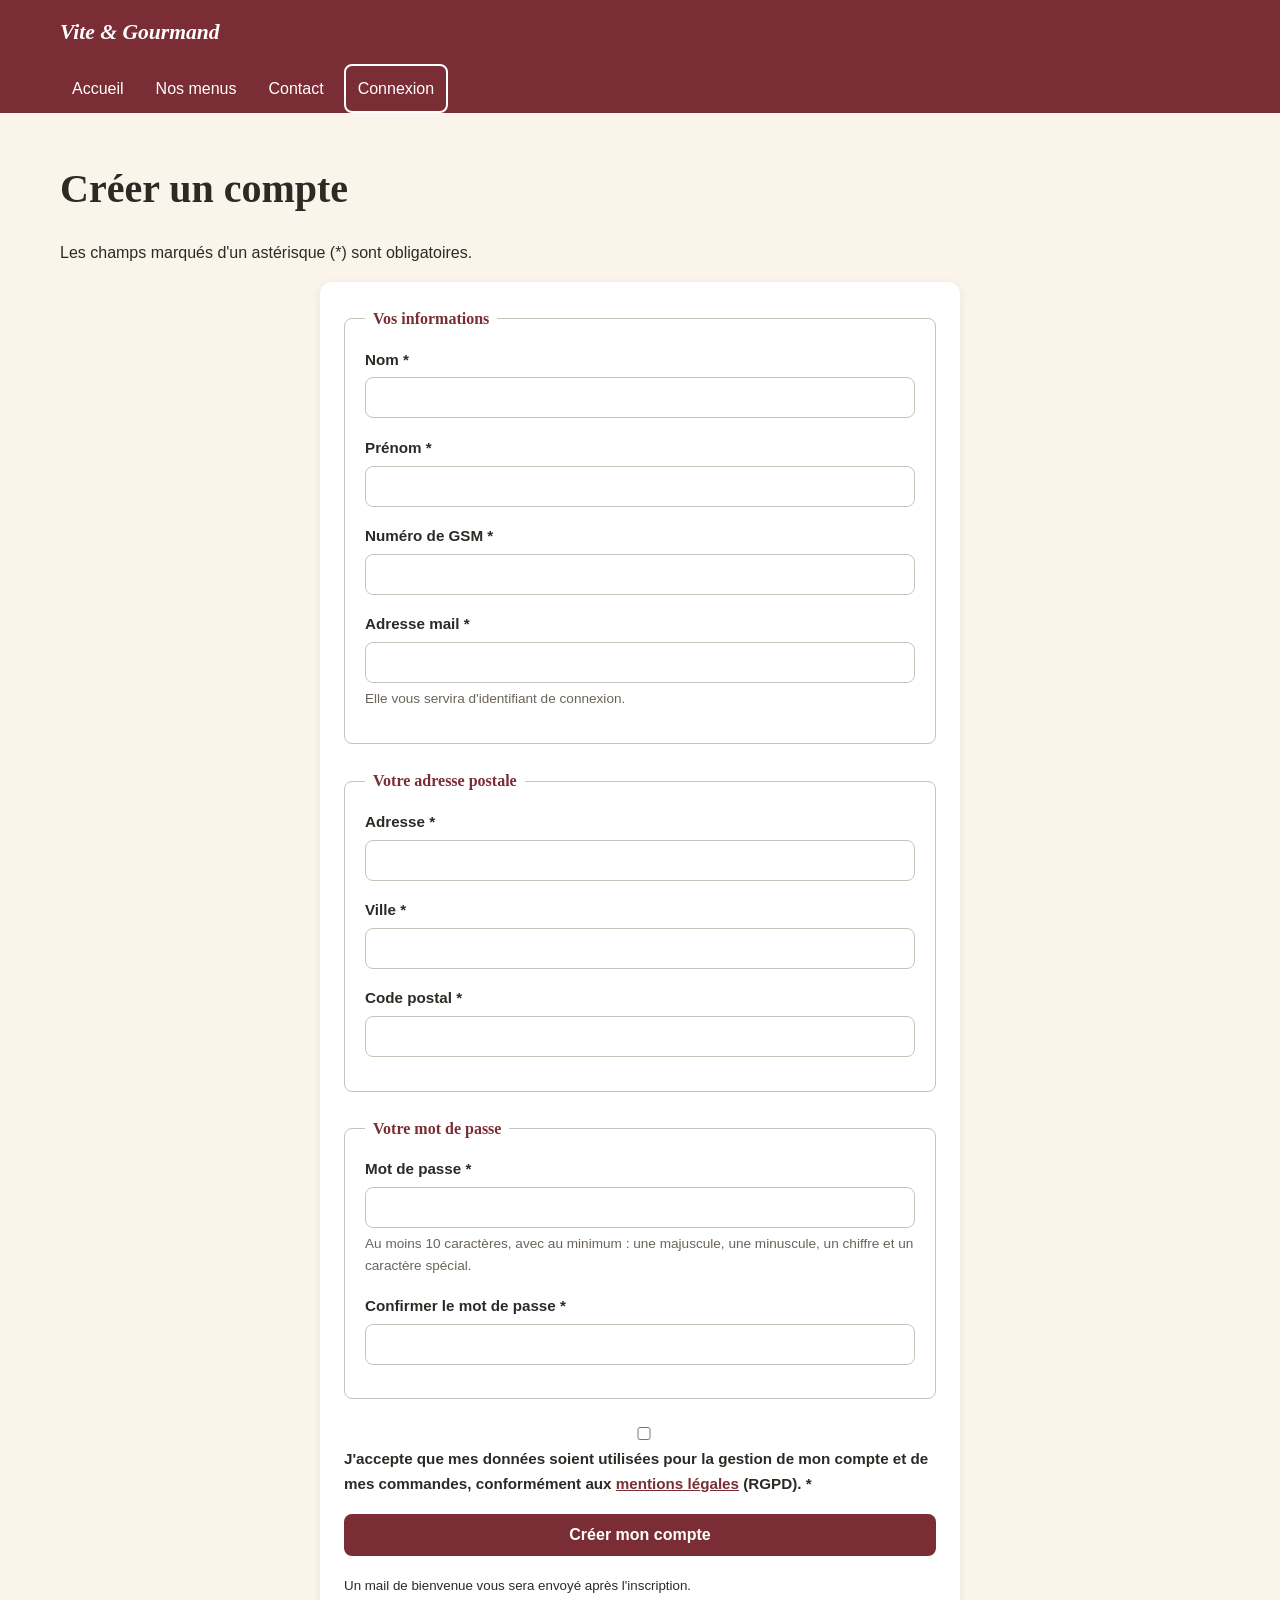
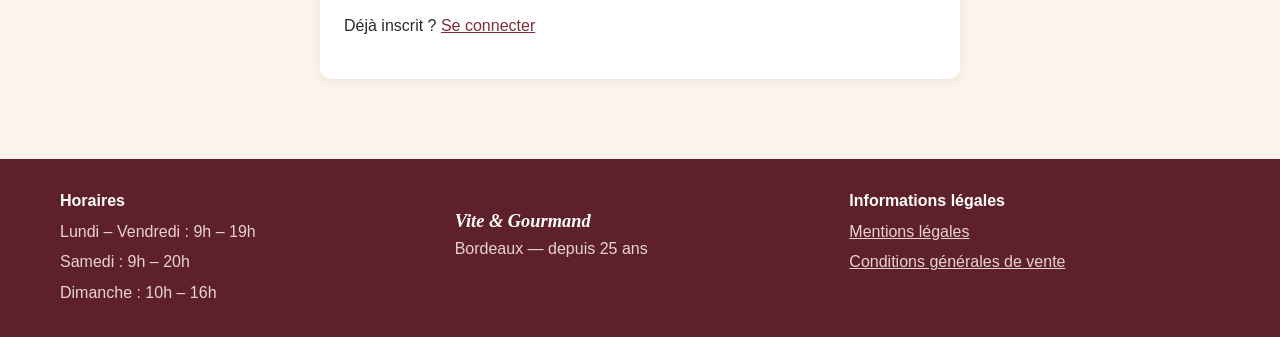
<file: frontend/inscription.html>
<!DOCTYPE html>
<html lang="fr">
<head>
  <meta charset="UTF-8">
  <meta name="viewport" content="width=device-width, initial-scale=1">
  <meta http-equiv="Content-Security-Policy" content="default-src 'self'">
  <meta name="description" content="Créez votre compte Vite & Gourmand pour commander vos menus traiteur à Bordeaux.">
  <title>Créer un compte — Vite &amp; Gourmand</title>
  <link rel="stylesheet" href="assets/css/style.css">
</head>
<body>
  <a class="skip-link" href="#contenu">Aller au contenu principal</a>

  <header class="entete">
    <div class="conteneur">
      <div class="entete__barre">
        <a class="logo" href="index.html">Vite &amp; Gourmand</a>
        <button class="nav__bouton" aria-expanded="false" aria-controls="menu-principal">
          <span></span><span></span><span></span>
          <span class="sr-only">Ouvrir le menu de navigation</span>
        </button>
      </div>
      <nav aria-label="Navigation principale">
        <ul class="nav__liste" id="menu-principal">
          <li><a class="nav__lien" href="index.html">Accueil</a></li>
          <li><a class="nav__lien" href="menus.html">Nos menus</a></li>
          <li><a class="nav__lien" href="contact.html">Contact</a></li>
          <li><a class="nav__lien nav__connexion" href="connexion.html">Connexion</a></li>
        </ul>
      </nav>
    </div>
  </header>

  <main id="contenu" class="conteneur">
    <h1>Créer un compte</h1>
    <p>Les champs marqués d'un astérisque (<span aria-hidden="true">*</span><span class="sr-only">obligatoire</span>) sont obligatoires.</p>
    <p id="message-auth" role="alert" hidden></p>

    <form class="formulaire" id="form-inscription" action="#" method="post" novalidate>
      <fieldset>
        <legend>Vos informations</legend>
        <div class="champ">
          <label for="ins-nom">Nom *</label>
          <input type="text" id="ins-nom" name="nom" autocomplete="family-name" required>
        </div>
        <div class="champ">
          <label for="ins-prenom">Prénom *</label>
          <input type="text" id="ins-prenom" name="prenom" autocomplete="given-name" required>
        </div>
        <div class="champ">
          <label for="ins-gsm">Numéro de GSM *</label>
          <input type="tel" id="ins-gsm" name="telephone" autocomplete="tel" required>
        </div>
        <div class="champ">
          <label for="ins-email">Adresse mail *</label>
          <input type="email" id="ins-email" name="email" autocomplete="email" required>
          <p class="aide">Elle vous servira d'identifiant de connexion.</p>
        </div>
      </fieldset>

      <fieldset>
        <legend>Votre adresse postale</legend>
        <div class="champ">
          <label for="ins-adresse">Adresse *</label>
          <input type="text" id="ins-adresse" name="adresse" autocomplete="street-address" required>
        </div>
        <div class="champ">
          <label for="ins-ville">Ville *</label>
          <input type="text" id="ins-ville" name="ville" autocomplete="address-level2" required>
        </div>
        <div class="champ">
          <label for="ins-cp">Code postal *</label>
          <input type="text" id="ins-cp" name="code_postal" inputmode="numeric" autocomplete="postal-code" required>
        </div>
      </fieldset>

      <fieldset>
        <legend>Votre mot de passe</legend>
        <div class="champ">
          <label for="ins-password">Mot de passe *</label>
          <input type="password" id="ins-password" name="password" autocomplete="new-password"
                 required minlength="10" aria-describedby="aide-password">
          <p class="aide" id="aide-password">Au moins 10 caractères, avec au minimum&nbsp;: une majuscule, une minuscule, un chiffre et un caractère spécial.</p>
        </div>
        <div class="champ">
          <label for="ins-password2">Confirmer le mot de passe *</label>
          <input type="password" id="ins-password2" name="password_confirmation" autocomplete="new-password" required minlength="10">
        </div>
      </fieldset>

      <div class="champ">
        <label>
          <input type="checkbox" name="consentement" required class="case-simple">
          J'accepte que mes données soient utilisées pour la gestion de mon compte et de mes commandes, conformément aux <a href="mentions-legales.html">mentions légales</a> (RGPD). *
        </label>
      </div>

      <button type="submit" class="btn btn--primaire btn--large">Créer mon compte</button>
      <p><small>Un mail de bienvenue vous sera envoyé après l'inscription.</small></p>
      <p>Déjà inscrit&nbsp;? <a href="connexion.html">Se connecter</a></p>
    </form>
  </main>

  <footer class="pied">
    <div class="conteneur pied__grille">
      <section aria-labelledby="pied-horaires">
        <h2 id="pied-horaires">Horaires</h2>
        <ul>
          <li>Lundi – Vendredi&nbsp;: 9h – 19h</li>
          <li>Samedi&nbsp;: 9h – 20h</li>
          <li>Dimanche&nbsp;: 10h – 16h</li>
        </ul>
      </section>
      <section aria-labelledby="pied-marque">
        <h2 id="pied-marque" class="sr-only">Vite &amp; Gourmand</h2>
        <p><span class="logo">Vite &amp; Gourmand</span><br>Bordeaux — depuis 25 ans</p>
      </section>
      <section aria-labelledby="pied-liens">
        <h2 id="pied-liens">Informations légales</h2>
        <ul>
          <li><a href="mentions-legales.html">Mentions légales</a></li>
          <li><a href="cgv.html">Conditions générales de vente</a></li>
        </ul>
      </section>
    </div>
  </footer>

  <script src="assets/js/nav.js"></script>
  <script src="assets/js/auth.js"></script>
</body>
</html>
</file>
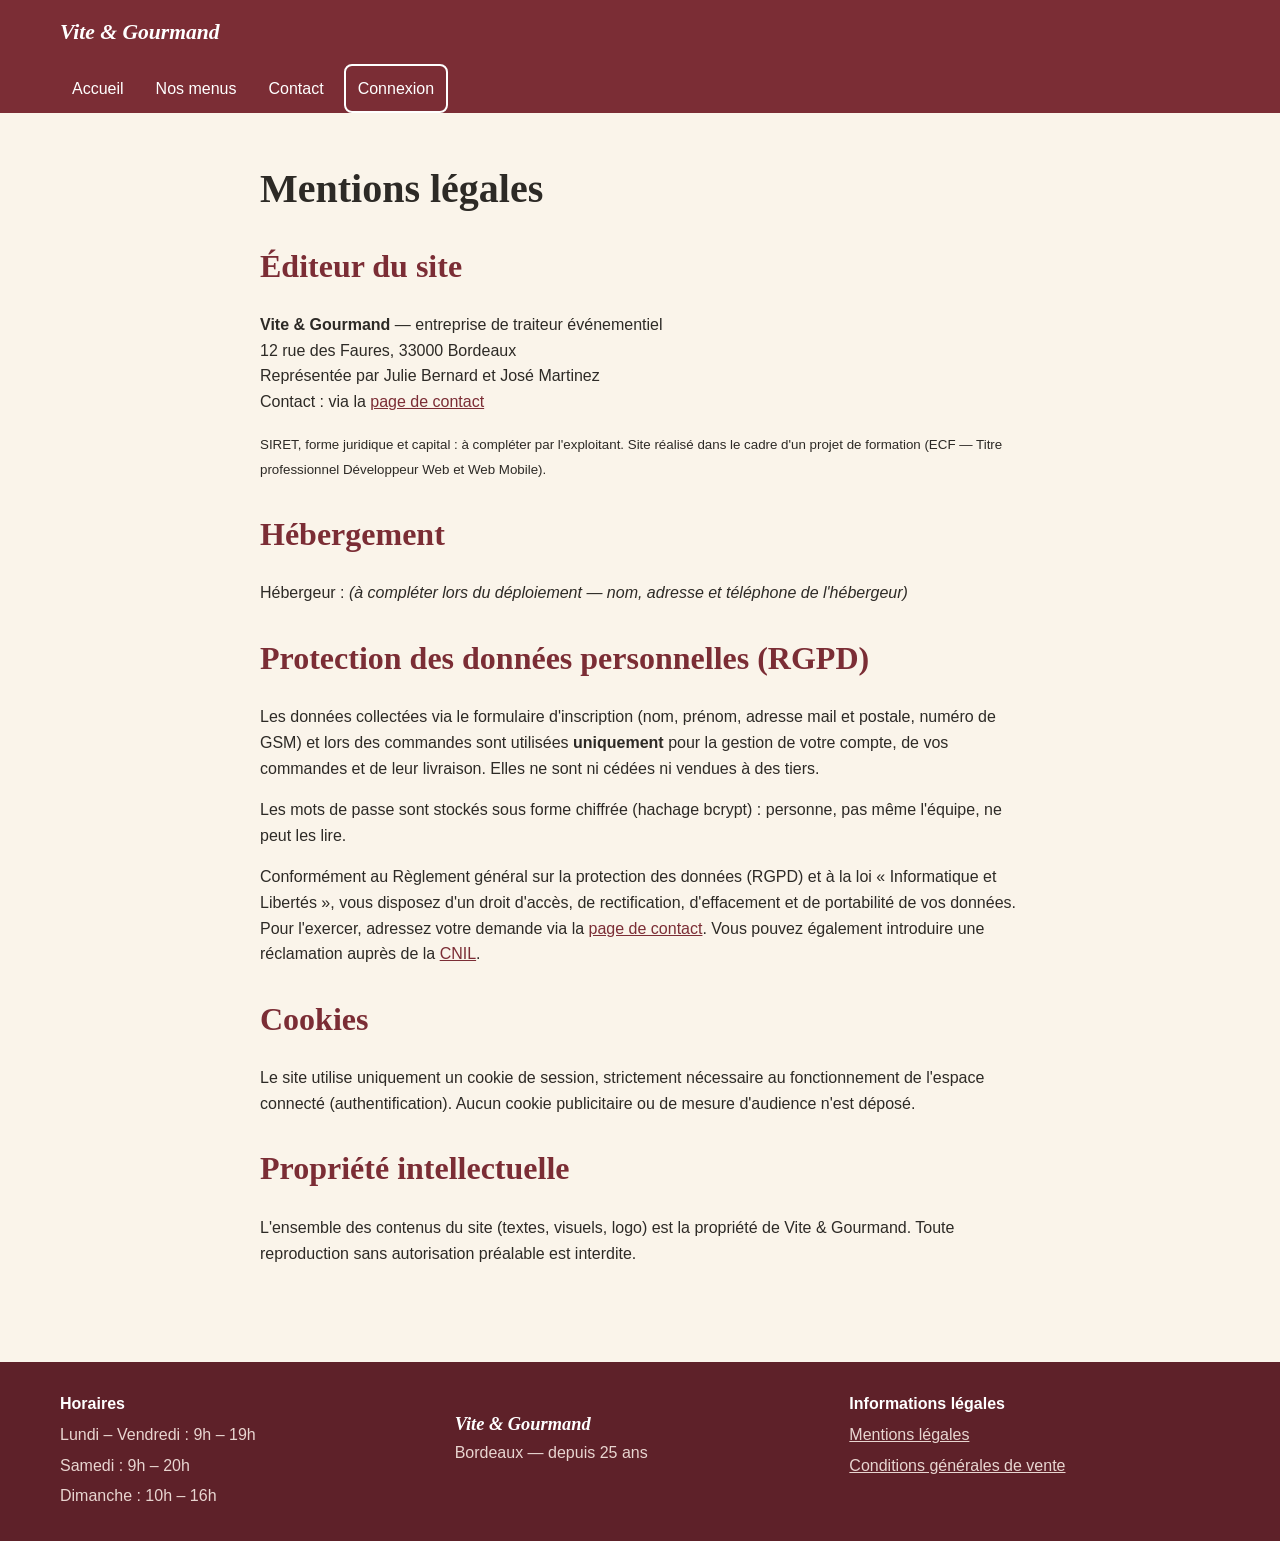
<file: frontend/mentions-legales.html>
<!DOCTYPE html>
<html lang="fr">
<head>
  <meta charset="UTF-8">
  <meta name="viewport" content="width=device-width, initial-scale=1">
  <meta http-equiv="Content-Security-Policy" content="default-src 'self'">
  <meta name="description" content="Mentions légales du site Vite & Gourmand, traiteur à Bordeaux.">
  <title>Mentions légales — Vite &amp; Gourmand</title>
  <link rel="stylesheet" href="assets/css/style.css">
</head>
<body>
  <a class="skip-link" href="#contenu">Aller au contenu principal</a>

  <header class="entete">
    <div class="conteneur">
      <div class="entete__barre">
        <a class="logo" href="index.html">Vite &amp; Gourmand</a>
        <button class="nav__bouton" aria-expanded="false" aria-controls="menu-principal">
          <span></span><span></span><span></span>
          <span class="sr-only">Ouvrir le menu de navigation</span>
        </button>
      </div>
      <nav aria-label="Navigation principale">
        <ul class="nav__liste" id="menu-principal">
          <li><a class="nav__lien" href="index.html">Accueil</a></li>
          <li><a class="nav__lien" href="menus.html">Nos menus</a></li>
          <li><a class="nav__lien" href="contact.html">Contact</a></li>
          <li><a class="nav__lien nav__connexion" href="connexion.html">Connexion</a></li>
        </ul>
      </nav>
    </div>
  </header>

  <main id="contenu" class="conteneur contenu-texte">
    <h1>Mentions légales</h1>

    <h2>Éditeur du site</h2>
    <p>
      <strong>Vite &amp; Gourmand</strong> — entreprise de traiteur événementiel<br>
      12 rue des Faures, 33000 Bordeaux<br>
      Représentée par Julie Bernard et José Martinez<br>
      Contact&nbsp;: via la <a href="contact.html">page de contact</a>
    </p>
    <p><small>SIRET, forme juridique et capital&nbsp;: à compléter par l'exploitant. Site réalisé dans le cadre d'un projet de formation (ECF — Titre professionnel Développeur Web et Web Mobile).</small></p>

    <h2>Hébergement</h2>
    <p>Hébergeur&nbsp;: <em>(à compléter lors du déploiement — nom, adresse et téléphone de l'hébergeur)</em></p>

    <h2>Protection des données personnelles (RGPD)</h2>
    <p>Les données collectées via le formulaire d'inscription (nom, prénom, adresse mail et postale, numéro de GSM) et lors des commandes sont utilisées <strong>uniquement</strong> pour la gestion de votre compte, de vos commandes et de leur livraison. Elles ne sont ni cédées ni vendues à des tiers.</p>
    <p>Les mots de passe sont stockés sous forme chiffrée (hachage bcrypt)&nbsp;: personne, pas même l'équipe, ne peut les lire.</p>
    <p>Conformément au Règlement général sur la protection des données (RGPD) et à la loi «&nbsp;Informatique et Libertés&nbsp;», vous disposez d'un droit d'accès, de rectification, d'effacement et de portabilité de vos données. Pour l'exercer, adressez votre demande via la <a href="contact.html">page de contact</a>. Vous pouvez également introduire une réclamation auprès de la <a href="https://www.cnil.fr">CNIL</a>.</p>

    <h2>Cookies</h2>
    <p>Le site utilise uniquement un cookie de session, strictement nécessaire au fonctionnement de l'espace connecté (authentification). Aucun cookie publicitaire ou de mesure d'audience n'est déposé.</p>

    <h2>Propriété intellectuelle</h2>
    <p>L'ensemble des contenus du site (textes, visuels, logo) est la propriété de Vite &amp; Gourmand. Toute reproduction sans autorisation préalable est interdite.</p>
  </main>

  <footer class="pied">
    <div class="conteneur pied__grille">
      <section aria-labelledby="pied-horaires">
        <h2 id="pied-horaires">Horaires</h2>
        <ul>
          <li>Lundi – Vendredi&nbsp;: 9h – 19h</li>
          <li>Samedi&nbsp;: 9h – 20h</li>
          <li>Dimanche&nbsp;: 10h – 16h</li>
        </ul>
      </section>
      <section aria-labelledby="pied-marque">
        <h2 id="pied-marque" class="sr-only">Vite &amp; Gourmand</h2>
        <p><span class="logo">Vite &amp; Gourmand</span><br>Bordeaux — depuis 25 ans</p>
      </section>
      <section aria-labelledby="pied-liens">
        <h2 id="pied-liens">Informations légales</h2>
        <ul>
          <li><a href="mentions-legales.html" aria-current="page">Mentions légales</a></li>
          <li><a href="cgv.html">Conditions générales de vente</a></li>
        </ul>
      </section>
    </div>
  </footer>

  <script src="assets/js/nav.js"></script>
</body>
</html>
</file>
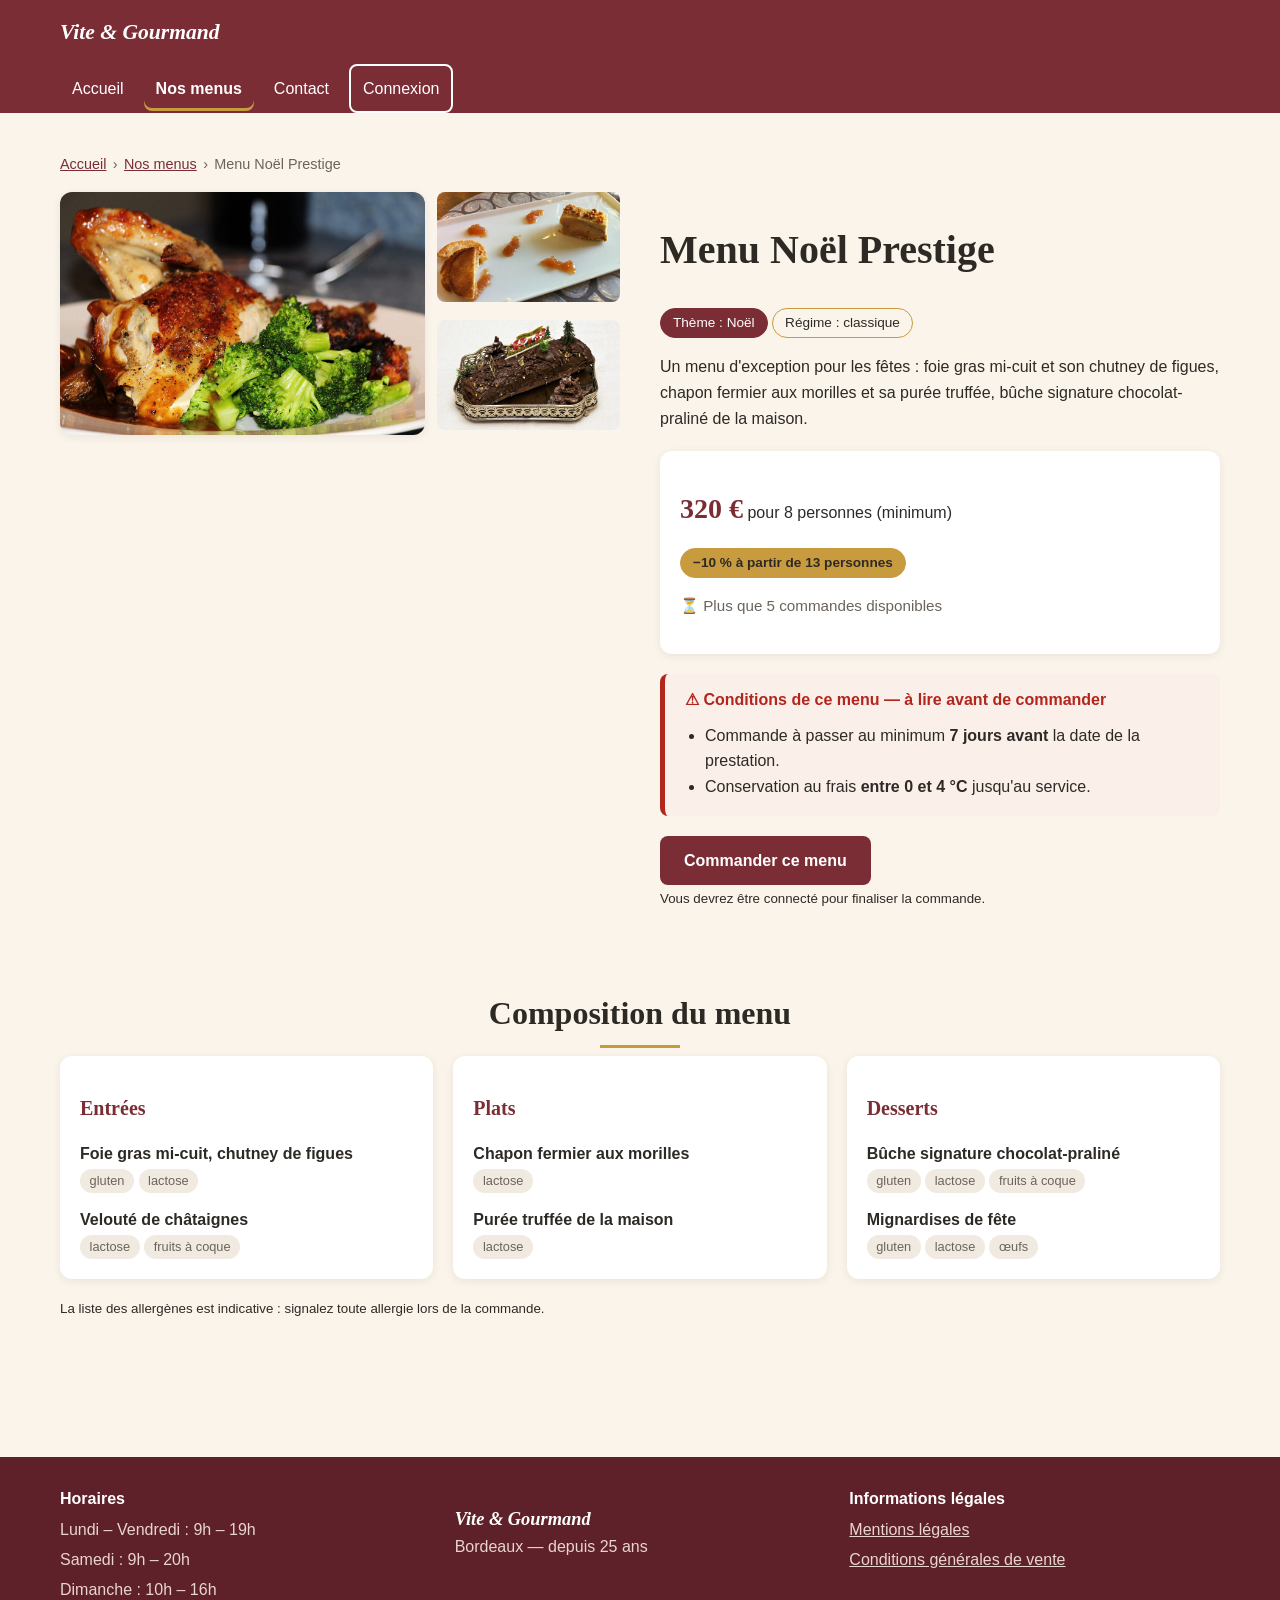
<file: frontend/menu-detail.html>
<!DOCTYPE html>
<html lang="fr">
<head>
  <meta charset="UTF-8">
  <meta name="viewport" content="width=device-width, initial-scale=1">
  <meta http-equiv="Content-Security-Policy" content="default-src 'self'">
  <meta name="description" content="Menu Noël Prestige : foie gras mi-cuit, chapon fermier aux morilles, bûche signature. 320 € pour 8 personnes, chez Vite & Gourmand à Bordeaux.">
  <title>Menu Noël Prestige — Vite &amp; Gourmand</title>
  <link rel="stylesheet" href="assets/css/style.css">
</head>
<body>
  <a class="skip-link" href="#contenu">Aller au contenu principal</a>

  <header class="entete">
    <div class="conteneur">
      <div class="entete__barre">
        <a class="logo" href="index.html">Vite &amp; Gourmand</a>
        <button class="nav__bouton" aria-expanded="false" aria-controls="menu-principal">
          <span></span><span></span><span></span>
          <span class="sr-only">Ouvrir le menu de navigation</span>
        </button>
      </div>
      <nav aria-label="Navigation principale">
        <ul class="nav__liste" id="menu-principal">
          <li><a class="nav__lien" href="index.html">Accueil</a></li>
          <li><a class="nav__lien" href="menus.html" aria-current="page">Nos menus</a></li>
          <li><a class="nav__lien" href="contact.html">Contact</a></li>
          <li><a class="nav__lien nav__connexion" href="connexion.html">Connexion</a></li>
        </ul>
      </nav>
    </div>
  </header>

  <main id="contenu" class="conteneur">
    <nav class="fil-ariane" aria-label="Fil d'Ariane">
      <ol>
        <li><a href="index.html">Accueil</a></li>
        <li><a href="menus.html">Nos menus</a></li>
        <li aria-current="page" id="fil-ariane-menu">Menu Noël Prestige</li>
      </ol>
    </nav>

    <!-- Contenu statique : sera alimenté depuis l'API en Phase 5 -->
    <div class="fiche-menu">
      <section class="galerie" aria-label="Galerie de photos du menu">
        <img class="photo-plat" id="galerie-principale" src="assets/img/menus/noel-1.jpg" alt="Chapon fermier aux morilles dressé sur plat de service">
        <div class="galerie__vignettes" id="galerie-vignettes">
          <img class="photo-plat" src="assets/img/menus/noel-2.jpg" alt="Foie gras mi-cuit et chutney de figues en entrée">
          <img class="photo-plat" src="assets/img/menus/noel-3.jpg" alt="Bûche signature chocolat-praliné">
        </div>
      </section>

      <section aria-labelledby="titre-menu">
        <h1 id="titre-menu">Menu Noël Prestige</h1>
        <p>
          <span class="badge badge--plein" id="badge-theme">Thème&nbsp;: Noël</span>
          <span class="badge" id="badge-regime">Régime&nbsp;: classique</span>
        </p>
        <p id="detail-description">Un menu d'exception pour les fêtes&nbsp;: foie gras mi-cuit et son chutney de figues, chapon fermier aux morilles et sa purée truffée, bûche signature chocolat-praliné de la maison.</p>

        <div class="bloc-prix">
          <p><span class="prix" id="detail-prix">320&nbsp;€</span><span id="detail-personnes"> pour 8 personnes (minimum)</span></p>
          <p><span class="badge badge--or" id="detail-reduction">−10&nbsp;% à partir de 13 personnes</span></p>
          <p class="stock" id="detail-stock">⏳ Plus que 5 commandes disponibles</p>
        </div>

        <!-- Conditions mises en évidence : exigence du cahier des charges -->
        <aside class="conditions" role="note" aria-labelledby="titre-conditions">
          <h2 id="titre-conditions">⚠ Conditions de ce menu — à lire avant de commander</h2>
          <ul id="detail-conditions">
            <li>Commande à passer au minimum <strong>7 jours avant</strong> la date de la prestation.</li>
            <li>Conservation au frais <strong>entre 0 et 4&nbsp;°C</strong> jusqu'au service.</li>
          </ul>
        </aside>

        <p>
          <a class="btn btn--primaire" id="btn-commander" href="commande.html?menu=1">Commander ce menu</a><br>
          <small>Vous devrez être connecté pour finaliser la commande.</small>
        </p>
      </section>
    </div>

    <!-- Composition -->
    <section class="section" aria-labelledby="titre-composition">
      <h2 class="titre-section" id="titre-composition">Composition du menu</h2>
      <div class="composition" id="detail-composition">
        <article class="carte">
          <h3>Entrées</h3>
          <ul>
            <li>
              <span class="plat__titre">Foie gras mi-cuit, chutney de figues</span>
              <span class="pastille">gluten</span> <span class="pastille">lactose</span>
            </li>
            <li>
              <span class="plat__titre">Velouté de châtaignes</span>
              <span class="pastille">lactose</span> <span class="pastille">fruits à coque</span>
            </li>
          </ul>
        </article>
        <article class="carte">
          <h3>Plats</h3>
          <ul>
            <li>
              <span class="plat__titre">Chapon fermier aux morilles</span>
              <span class="pastille">lactose</span>
            </li>
            <li>
              <span class="plat__titre">Purée truffée de la maison</span>
              <span class="pastille">lactose</span>
            </li>
          </ul>
        </article>
        <article class="carte">
          <h3>Desserts</h3>
          <ul>
            <li>
              <span class="plat__titre">Bûche signature chocolat-praliné</span>
              <span class="pastille">gluten</span> <span class="pastille">lactose</span> <span class="pastille">fruits à coque</span>
            </li>
            <li>
              <span class="plat__titre">Mignardises de fête</span>
              <span class="pastille">gluten</span> <span class="pastille">lactose</span> <span class="pastille">œufs</span>
            </li>
          </ul>
        </article>
      </div>
      <p><small>La liste des allergènes est indicative&nbsp;: signalez toute allergie lors de la commande.</small></p>
    </section>
  </main>

  <footer class="pied">
    <div class="conteneur pied__grille">
      <section aria-labelledby="pied-horaires">
        <h2 id="pied-horaires">Horaires</h2>
        <ul>
          <li>Lundi – Vendredi&nbsp;: 9h – 19h</li>
          <li>Samedi&nbsp;: 9h – 20h</li>
          <li>Dimanche&nbsp;: 10h – 16h</li>
        </ul>
      </section>
      <section aria-labelledby="pied-marque">
        <h2 id="pied-marque" class="sr-only">Vite &amp; Gourmand</h2>
        <p><span class="logo">Vite &amp; Gourmand</span><br>Bordeaux — depuis 25 ans</p>
      </section>
      <section aria-labelledby="pied-liens">
        <h2 id="pied-liens">Informations légales</h2>
        <ul>
          <li><a href="mentions-legales.html">Mentions légales</a></li>
          <li><a href="cgv.html">Conditions générales de vente</a></li>
        </ul>
      </section>
    </div>
  </footer>

  <script src="assets/js/nav.js"></script>
  <script src="assets/js/menu-detail.js"></script>
</body>
</html>
</file>
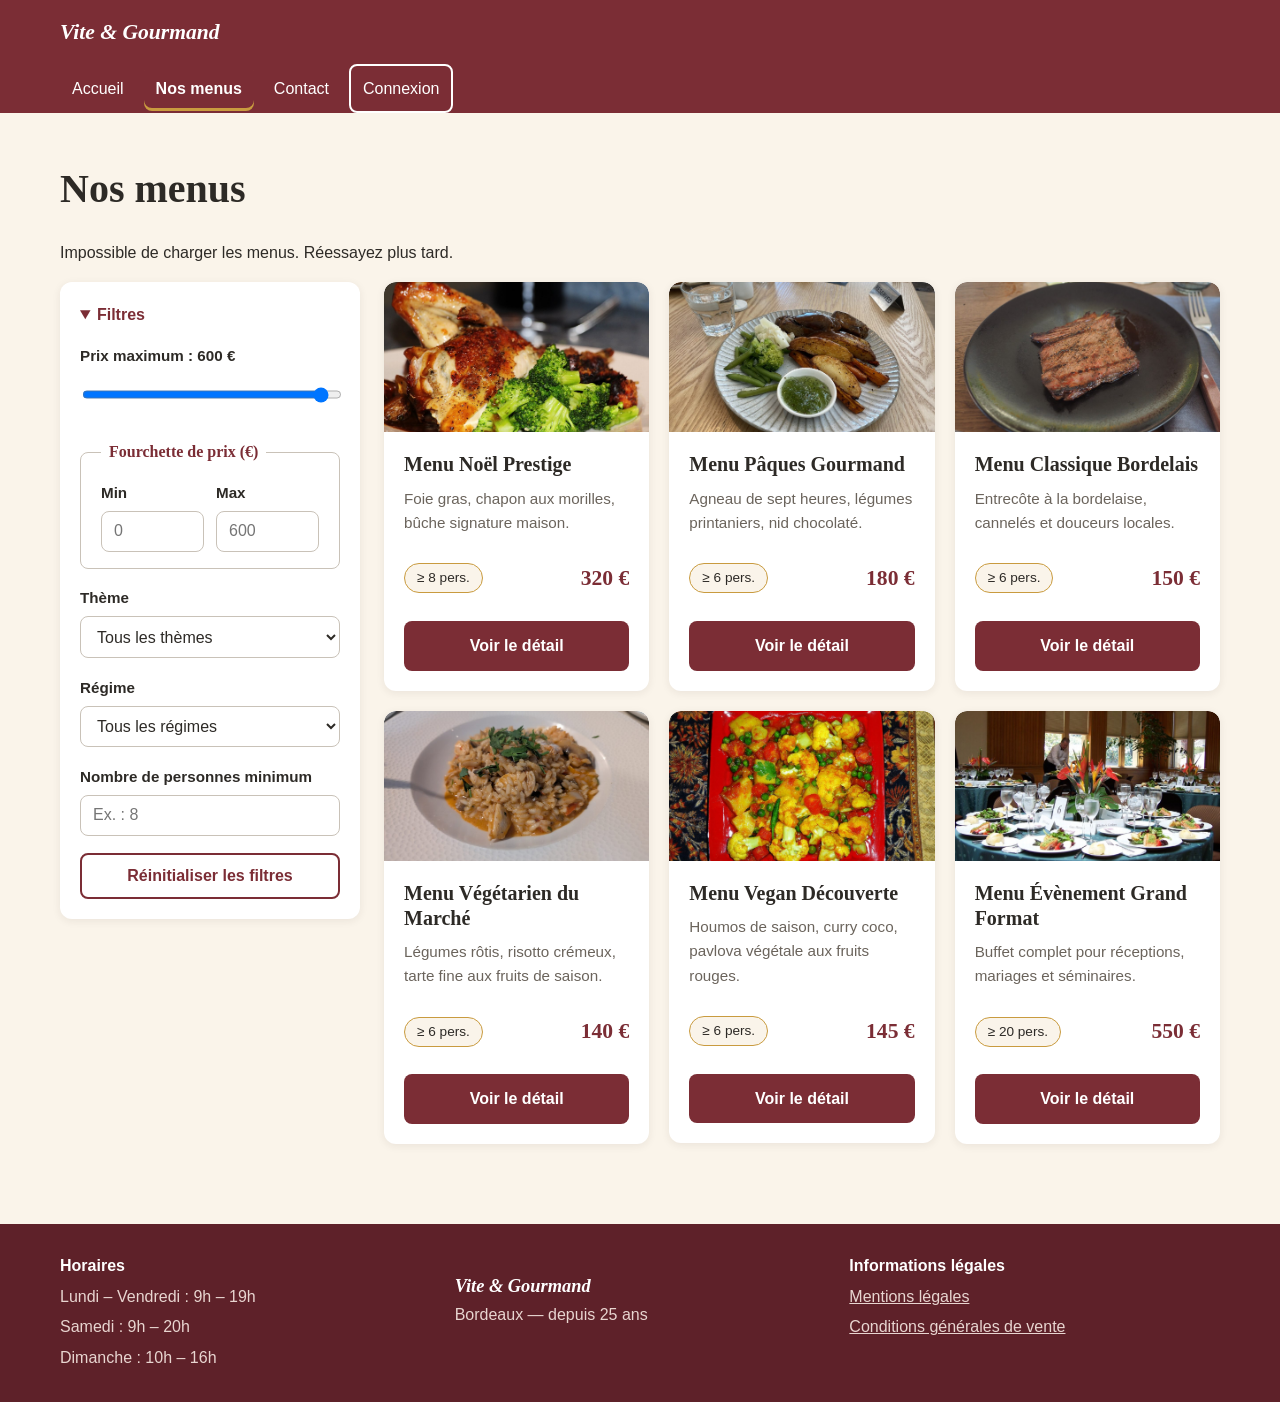
<file: frontend/menus.html>
<!DOCTYPE html>
<html lang="fr">
<head>
  <meta charset="UTF-8">
  <meta name="viewport" content="width=device-width, initial-scale=1">
  <meta http-equiv="Content-Security-Policy" content="default-src 'self'">
  <meta name="description" content="Tous les menus du traiteur Vite & Gourmand : Noël, Pâques, classique, évènement. Filtrez par prix, thème, régime et nombre de personnes.">
  <title>Nos menus — Vite &amp; Gourmand</title>
  <link rel="stylesheet" href="assets/css/style.css">
</head>
<body>
  <a class="skip-link" href="#contenu">Aller au contenu principal</a>

  <header class="entete">
    <div class="conteneur">
      <div class="entete__barre">
        <a class="logo" href="index.html">Vite &amp; Gourmand</a>
        <button class="nav__bouton" aria-expanded="false" aria-controls="menu-principal">
          <span></span><span></span><span></span>
          <span class="sr-only">Ouvrir le menu de navigation</span>
        </button>
      </div>
      <nav aria-label="Navigation principale">
        <ul class="nav__liste" id="menu-principal">
          <li><a class="nav__lien" href="index.html">Accueil</a></li>
          <li><a class="nav__lien" href="menus.html" aria-current="page">Nos menus</a></li>
          <li><a class="nav__lien" href="contact.html">Contact</a></li>
          <li><a class="nav__lien nav__connexion" href="connexion.html">Connexion</a></li>
        </ul>
      </nav>
    </div>
  </header>

  <main id="contenu" class="conteneur">
    <h1>Nos menus</h1>
    <p id="compteur-resultats" role="status" aria-live="polite">6 menus disponibles</p>

    <div class="page-menus">
      <!-- Filtres : le rafraîchissement dynamique (sans rechargement) arrive en Phase 5 -->
      <aside aria-label="Filtres de recherche">
        <form class="filtres" id="form-filtres">
          <details open>
            <summary>Filtres</summary>

            <div class="champ">
              <label for="filtre-prix-max">Prix maximum : <output for="filtre-prix-max" id="sortie-prix-max">600&nbsp;€</output></label>
              <input type="range" id="filtre-prix-max" name="prix_max" min="50" max="600" step="10" value="600">
            </div>

            <fieldset class="champ">
              <legend>Fourchette de prix (€)</legend>
              <div class="filtres__fourchette">
                <div>
                  <label for="filtre-prix-min">Min</label>
                  <input type="number" id="filtre-prix-min" name="prix_min" min="0" inputmode="numeric" placeholder="0">
                </div>
                <div>
                  <label for="filtre-prix-fourchette-max">Max</label>
                  <input type="number" id="filtre-prix-fourchette-max" name="prix_fourchette_max" min="0" inputmode="numeric" placeholder="600">
                </div>
              </div>
            </fieldset>

            <div class="champ">
              <label for="filtre-theme">Thème</label>
              <select id="filtre-theme" name="theme">
                <option value="">Tous les thèmes</option>
                <option value="1">Noël</option>
                <option value="2">Pâques</option>
                <option value="3">Classique</option>
                <option value="4">Évènement</option>
              </select>
            </div>

            <div class="champ">
              <label for="filtre-regime">Régime</label>
              <select id="filtre-regime" name="regime">
                <option value="">Tous les régimes</option>
                <option value="1">Classique</option>
                <option value="2">Végétarien</option>
                <option value="3">Vegan</option>
              </select>
            </div>

            <div class="champ">
              <label for="filtre-personnes">Nombre de personnes minimum</label>
              <input type="number" id="filtre-personnes" name="personnes" min="1" inputmode="numeric" placeholder="Ex. : 8">
            </div>

            <button type="reset" class="btn btn--secondaire btn--large">Réinitialiser les filtres</button>
          </details>
        </form>
      </aside>

      <!-- Vue globale : contenu statique fidèle aux fixtures, dynamisé en Phase 5 -->
      <section aria-label="Liste des menus">
        <ul class="grille grille--3 liste-nue" id="liste-menus">
          <li>
            <article class="carte carte--menu">
              <img class="photo-plat" src="assets/img/menus/noel-1.jpg" alt="Chapon fermier aux morilles dressé sur plat de service">
              <div class="carte__corps">
                <h3>Menu Noël Prestige</h3>
                <p class="carte__desc">Foie gras, chapon aux morilles, bûche signature maison.</p>
                <p class="carte__meta"><span class="badge">≥ 8 pers.</span> <span class="prix">320&nbsp;€</span></p>
                <a class="btn btn--primaire btn--large" href="menu-detail.html">Voir le détail<span class="sr-only"> du Menu Noël Prestige</span></a>
              </div>
            </article>
          </li>
          <li>
            <article class="carte carte--menu">
              <img class="photo-plat" src="assets/img/menus/paques-1.jpg" alt="Agneau de sept heures et légumes printaniers">
              <div class="carte__corps">
                <h3>Menu Pâques Gourmand</h3>
                <p class="carte__desc">Agneau de sept heures, légumes printaniers, nid chocolaté.</p>
                <p class="carte__meta"><span class="badge">≥ 6 pers.</span> <span class="prix">180&nbsp;€</span></p>
                <a class="btn btn--primaire btn--large" href="menu-detail.html">Voir le détail<span class="sr-only"> du Menu Pâques Gourmand</span></a>
              </div>
            </article>
          </li>
          <li>
            <article class="carte carte--menu">
              <img class="photo-plat" src="assets/img/menus/bordelais-1.jpg" alt="Entrecôte à la bordelaise grillée">
              <div class="carte__corps">
                <h3>Menu Classique Bordelais</h3>
                <p class="carte__desc">Entrecôte à la bordelaise, cannelés et douceurs locales.</p>
                <p class="carte__meta"><span class="badge">≥ 6 pers.</span> <span class="prix">150&nbsp;€</span></p>
                <a class="btn btn--primaire btn--large" href="menu-detail.html">Voir le détail<span class="sr-only"> du Menu Classique Bordelais</span></a>
              </div>
            </article>
          </li>
          <li>
            <article class="carte carte--menu">
              <img class="photo-plat" src="assets/img/menus/vege-1.jpg" alt="Assiette de légumes rôtis du marché et risotto">
              <div class="carte__corps">
                <h3>Menu Végétarien du Marché</h3>
                <p class="carte__desc">Légumes rôtis, risotto crémeux, tarte fine aux fruits de saison.</p>
                <p class="carte__meta"><span class="badge">≥ 6 pers.</span> <span class="prix">140&nbsp;€</span></p>
                <a class="btn btn--primaire btn--large" href="menu-detail.html">Voir le détail<span class="sr-only"> du Menu Végétarien du Marché</span></a>
              </div>
            </article>
          </li>
          <li>
            <article class="carte carte--menu">
              <img class="photo-plat" src="assets/img/menus/vegan-1.jpg" alt="Curry de légumes au lait de coco et houmos">
              <div class="carte__corps">
                <h3>Menu Vegan Découverte</h3>
                <p class="carte__desc">Houmos de saison, curry coco, pavlova végétale aux fruits rouges.</p>
                <p class="carte__meta"><span class="badge">≥ 6 pers.</span> <span class="prix">145&nbsp;€</span></p>
                <a class="btn btn--primaire btn--large" href="menu-detail.html">Voir le détail<span class="sr-only"> du Menu Vegan Découverte</span></a>
              </div>
            </article>
          </li>
          <li>
            <article class="carte carte--menu">
              <img class="photo-plat" src="assets/img/menus/event-1.jpg" alt="Buffet dressé pour une réception">
              <div class="carte__corps">
                <h3>Menu Évènement Grand Format</h3>
                <p class="carte__desc">Buffet complet pour réceptions, mariages et séminaires.</p>
                <p class="carte__meta"><span class="badge">≥ 20 pers.</span> <span class="prix">550&nbsp;€</span></p>
                <a class="btn btn--primaire btn--large" href="menu-detail.html">Voir le détail<span class="sr-only"> du Menu Évènement Grand Format</span></a>
              </div>
            </article>
          </li>
        </ul>
      </section>
    </div>
  </main>

  <footer class="pied">
    <div class="conteneur pied__grille">
      <section aria-labelledby="pied-horaires">
        <h2 id="pied-horaires">Horaires</h2>
        <ul>
          <li>Lundi – Vendredi&nbsp;: 9h – 19h</li>
          <li>Samedi&nbsp;: 9h – 20h</li>
          <li>Dimanche&nbsp;: 10h – 16h</li>
        </ul>
      </section>
      <section aria-labelledby="pied-marque">
        <h2 id="pied-marque" class="sr-only">Vite &amp; Gourmand</h2>
        <p><span class="logo">Vite &amp; Gourmand</span><br>Bordeaux — depuis 25 ans</p>
      </section>
      <section aria-labelledby="pied-liens">
        <h2 id="pied-liens">Informations légales</h2>
        <ul>
          <li><a href="mentions-legales.html">Mentions légales</a></li>
          <li><a href="cgv.html">Conditions générales de vente</a></li>
        </ul>
      </section>
    </div>
  </footer>

  <script src="assets/js/nav.js"></script>
  <script src="assets/js/filtres.js"></script>
</body>
</html>
</file>
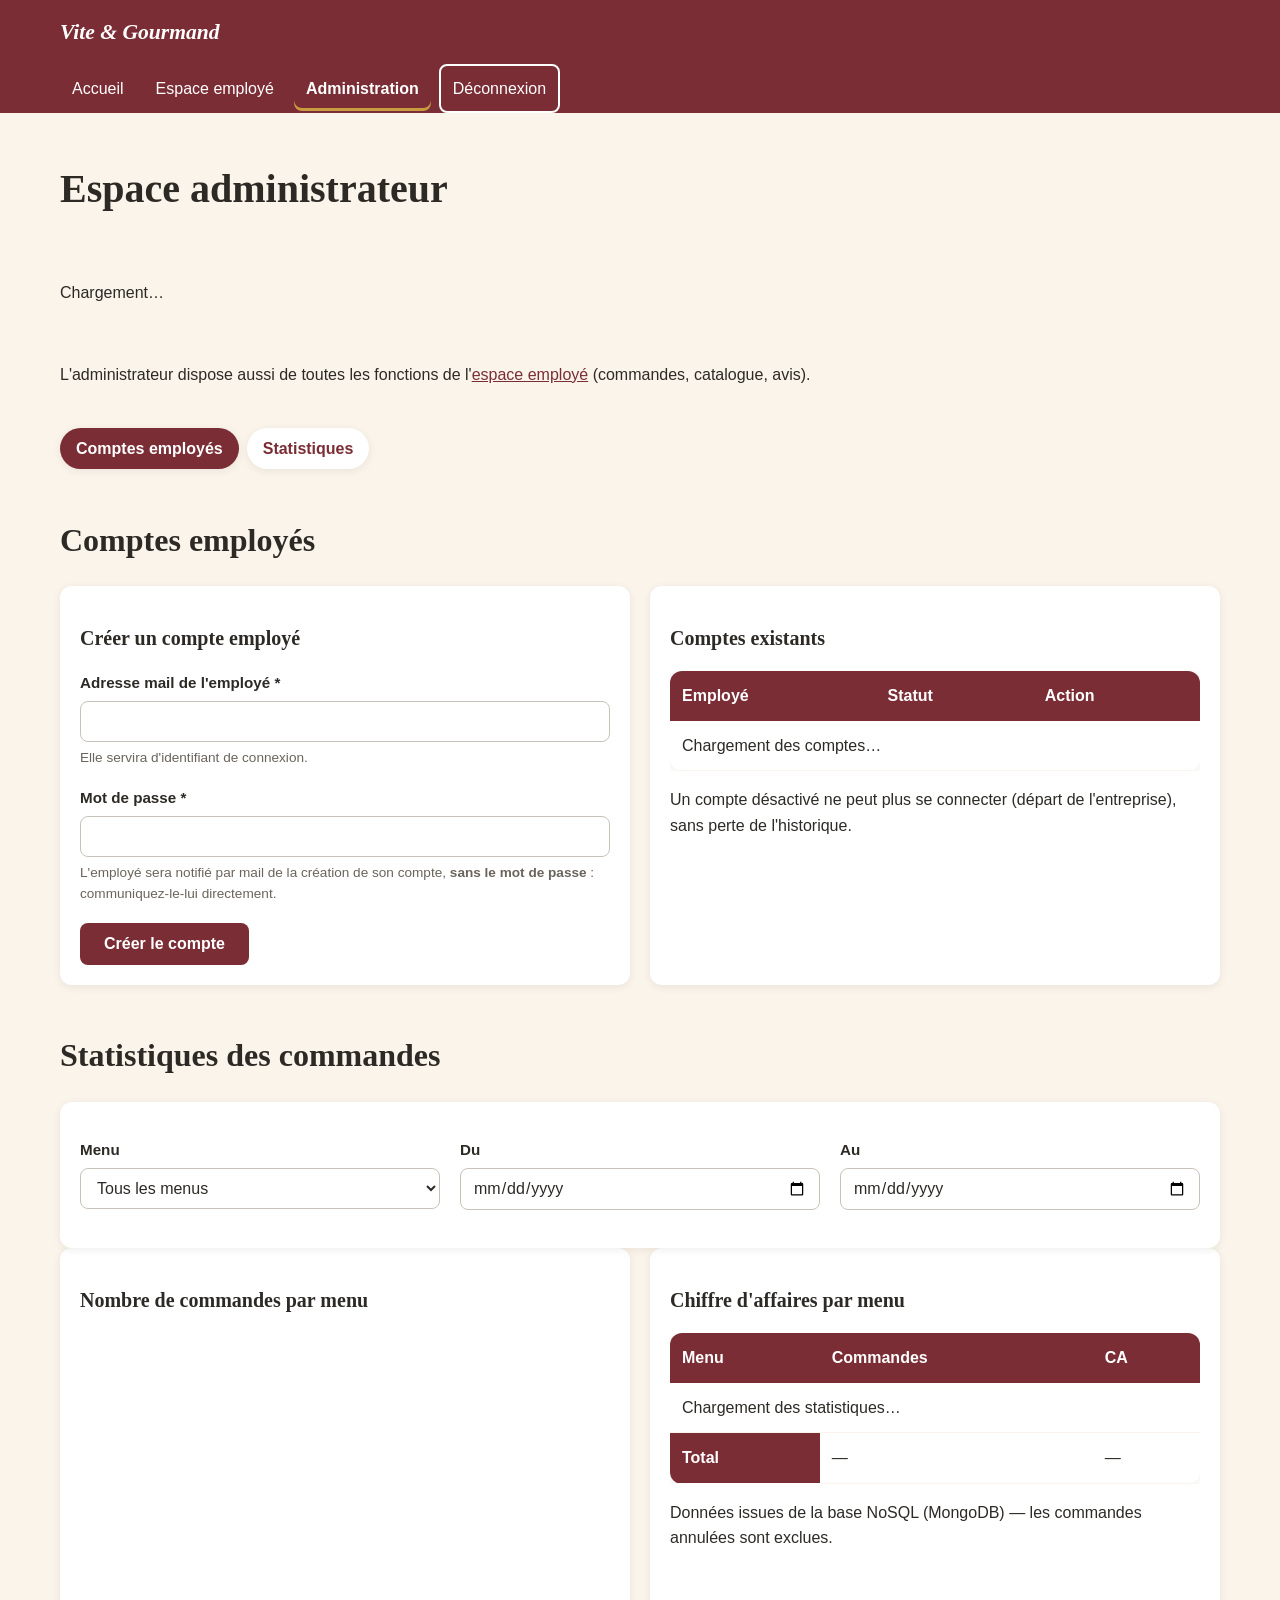
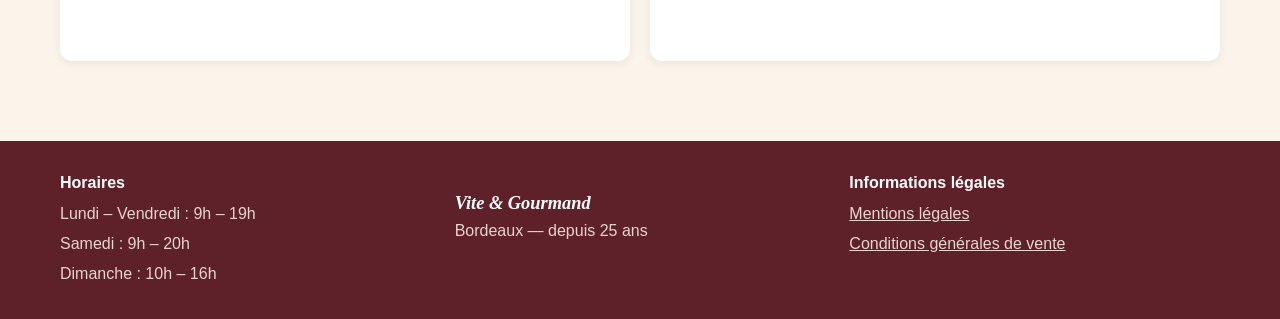
<file: frontend/espace-admin/dashboard.html>
<!DOCTYPE html>
<html lang="fr">
<head>
  <meta charset="UTF-8">
  <meta name="viewport" content="width=device-width, initial-scale=1">
  <meta http-equiv="Content-Security-Policy" content="default-src 'self'">
  <meta name="robots" content="noindex">
  <title>Espace administrateur — Vite &amp; Gourmand</title>
  <link rel="stylesheet" href="../assets/css/style.css">
</head>
<body>
  <a class="skip-link" href="#contenu">Aller au contenu principal</a>

  <header class="entete">
    <div class="conteneur">
      <div class="entete__barre">
        <a class="logo" href="../index.html">Vite &amp; Gourmand</a>
        <button class="nav__bouton" aria-expanded="false" aria-controls="menu-principal">
          <span></span><span></span><span></span>
          <span class="sr-only">Ouvrir le menu de navigation</span>
        </button>
      </div>
      <nav aria-label="Navigation principale">
        <ul class="nav__liste" id="menu-principal">
          <li><a class="nav__lien" href="../index.html">Accueil</a></li>
          <li><a class="nav__lien" href="../espace-employe/dashboard.html">Espace employé</a></li>
          <li><a class="nav__lien" href="dashboard.html" aria-current="page">Administration</a></li>
          <li><a class="nav__lien nav__connexion" href="../index.html" id="lien-deconnexion">Déconnexion</a></li>
        </ul>
      </nav>
    </div>
  </header>

  <main id="contenu" class="conteneur dashboard">
    <h1>Espace administrateur</h1>
    <p id="salutation">Chargement…</p>
    <p id="message-espace" role="alert" hidden></p>
    <p>L'administrateur dispose aussi de toutes les fonctions de l'<a href="../espace-employe/dashboard.html">espace employé</a> (commandes, catalogue, avis).</p>

    <nav class="dashboard__nav" aria-label="Sections de l'espace">
      <ul>
        <li><a href="#comptes" aria-current="true">Comptes employés</a></li>
        <li><a href="#statistiques">Statistiques</a></li>
      </ul>
    </nav>

    <!-- Gestion des comptes employés -->
    <section id="comptes" aria-labelledby="titre-comptes">
      <h2 id="titre-comptes">Comptes employés</h2>
      <div class="grille grille--2">
        <article class="carte">
          <h3>Créer un compte employé</h3>
          <form id="form-employe" action="#" method="post" novalidate>
            <div class="champ">
              <label for="emp-email">Adresse mail de l'employé *</label>
              <input type="email" id="emp-email" name="email" required>
              <p class="aide">Elle servira d'identifiant de connexion.</p>
            </div>
            <div class="champ">
              <label for="emp-password">Mot de passe *</label>
              <input type="password" id="emp-password" name="password" required minlength="10" autocomplete="new-password">
              <p class="aide">L'employé sera notifié par mail de la création de son compte, <strong>sans le mot de passe</strong>&nbsp;: communiquez-le-lui directement.</p>
            </div>
            <button type="submit" class="btn btn--primaire">Créer le compte</button>
          </form>
        </article>
        <article class="carte">
          <h3>Comptes existants</h3>
          <div class="tableau-defilant">
            <table class="tableau">
              <caption class="sr-only">Liste des comptes employés</caption>
              <thead>
                <tr><th scope="col">Employé</th><th scope="col">Statut</th><th scope="col">Action</th></tr>
              </thead>
              <tbody id="tbody-employes">
                <tr><td colspan="3">Chargement des comptes…</td></tr>
              </tbody>
            </table>
          </div>
          <p class="aide">Un compte désactivé ne peut plus se connecter (départ de l'entreprise), sans perte de l'historique.</p>
        </article>
      </div>
    </section>

    <!-- Statistiques : données MongoDB, graphique branché en Phase 7 -->
    <section id="statistiques" aria-labelledby="titre-stats">
      <h2 id="titre-stats">Statistiques des commandes</h2>

      <form class="filtres" aria-label="Filtres des statistiques">
        <div class="grille grille--3">
          <div class="champ">
            <label for="st-menu">Menu</label>
            <select id="st-menu" name="menu">
              <option value="">Tous les menus</option>
              <option value="1">Menu Noël Prestige</option>
              <option value="2">Menu Pâques Gourmand</option>
              <option value="3">Menu Classique Bordelais</option>
              <option value="4">Menu Végétarien du Marché</option>
              <option value="5">Menu Vegan Découverte</option>
              <option value="6">Menu Évènement Grand Format</option>
            </select>
          </div>
          <div class="champ">
            <label for="st-debut">Du</label>
            <input type="date" id="st-debut" name="debut">
          </div>
          <div class="champ">
            <label for="st-fin">Au</label>
            <input type="date" id="st-fin" name="fin">
          </div>
        </div>
      </form>

      <div class="grille grille--2">
        <article class="carte">
          <h3>Nombre de commandes par menu</h3>
          <!-- Graphique alimenté par la base NoSQL (MongoDB) -->
          <canvas id="graphique-stats" width="520" height="300" class="pleine-largeur"
                  role="img" aria-label="Graphique en barres comparant le nombre de commandes par menu — les valeurs détaillées figurent dans le tableau ci-contre"></canvas>
          <p class="aide" id="graphique-vide" hidden>Aucune commande sur la période sélectionnée.</p>
        </article>
        <article class="carte">
          <h3>Chiffre d'affaires par menu</h3>
          <div class="tableau-defilant">
            <table class="tableau">
              <caption class="sr-only">Chiffre d'affaires par menu sur la période sélectionnée</caption>
              <thead>
                <tr><th scope="col">Menu</th><th scope="col">Commandes</th><th scope="col">CA</th></tr>
              </thead>
              <tbody id="tbody-stats">
                <tr><td colspan="3">Chargement des statistiques…</td></tr>
              </tbody>
              <tfoot>
                <tr><th scope="row">Total</th><td id="stats-total-commandes">—</td><td id="stats-total-ca">—</td></tr>
              </tfoot>
            </table>
          </div>
          <p class="aide">Données issues de la base NoSQL (MongoDB) — les commandes annulées sont exclues.</p>
        </article>
      </div>
    </section>
  </main>

  <footer class="pied">
    <div class="conteneur pied__grille">
      <section aria-labelledby="pied-horaires">
        <h2 id="pied-horaires">Horaires</h2>
        <ul>
          <li>Lundi – Vendredi&nbsp;: 9h – 19h</li>
          <li>Samedi&nbsp;: 9h – 20h</li>
          <li>Dimanche&nbsp;: 10h – 16h</li>
        </ul>
      </section>
      <section aria-labelledby="pied-marque">
        <h2 id="pied-marque" class="sr-only">Vite &amp; Gourmand</h2>
        <p><span class="logo">Vite &amp; Gourmand</span><br>Bordeaux — depuis 25 ans</p>
      </section>
      <section aria-labelledby="pied-liens">
        <h2 id="pied-liens">Informations légales</h2>
        <ul>
          <li><a href="../mentions-legales.html">Mentions légales</a></li>
          <li><a href="../cgv.html">Conditions générales de vente</a></li>
        </ul>
      </section>
    </div>
  </footer>

  <script src="../assets/js/nav.js"></script>
  <script src="../assets/js/espace-commun.js"></script>
  <script src="../assets/js/espace-admin.js"></script>
</body>
</html>
</file>
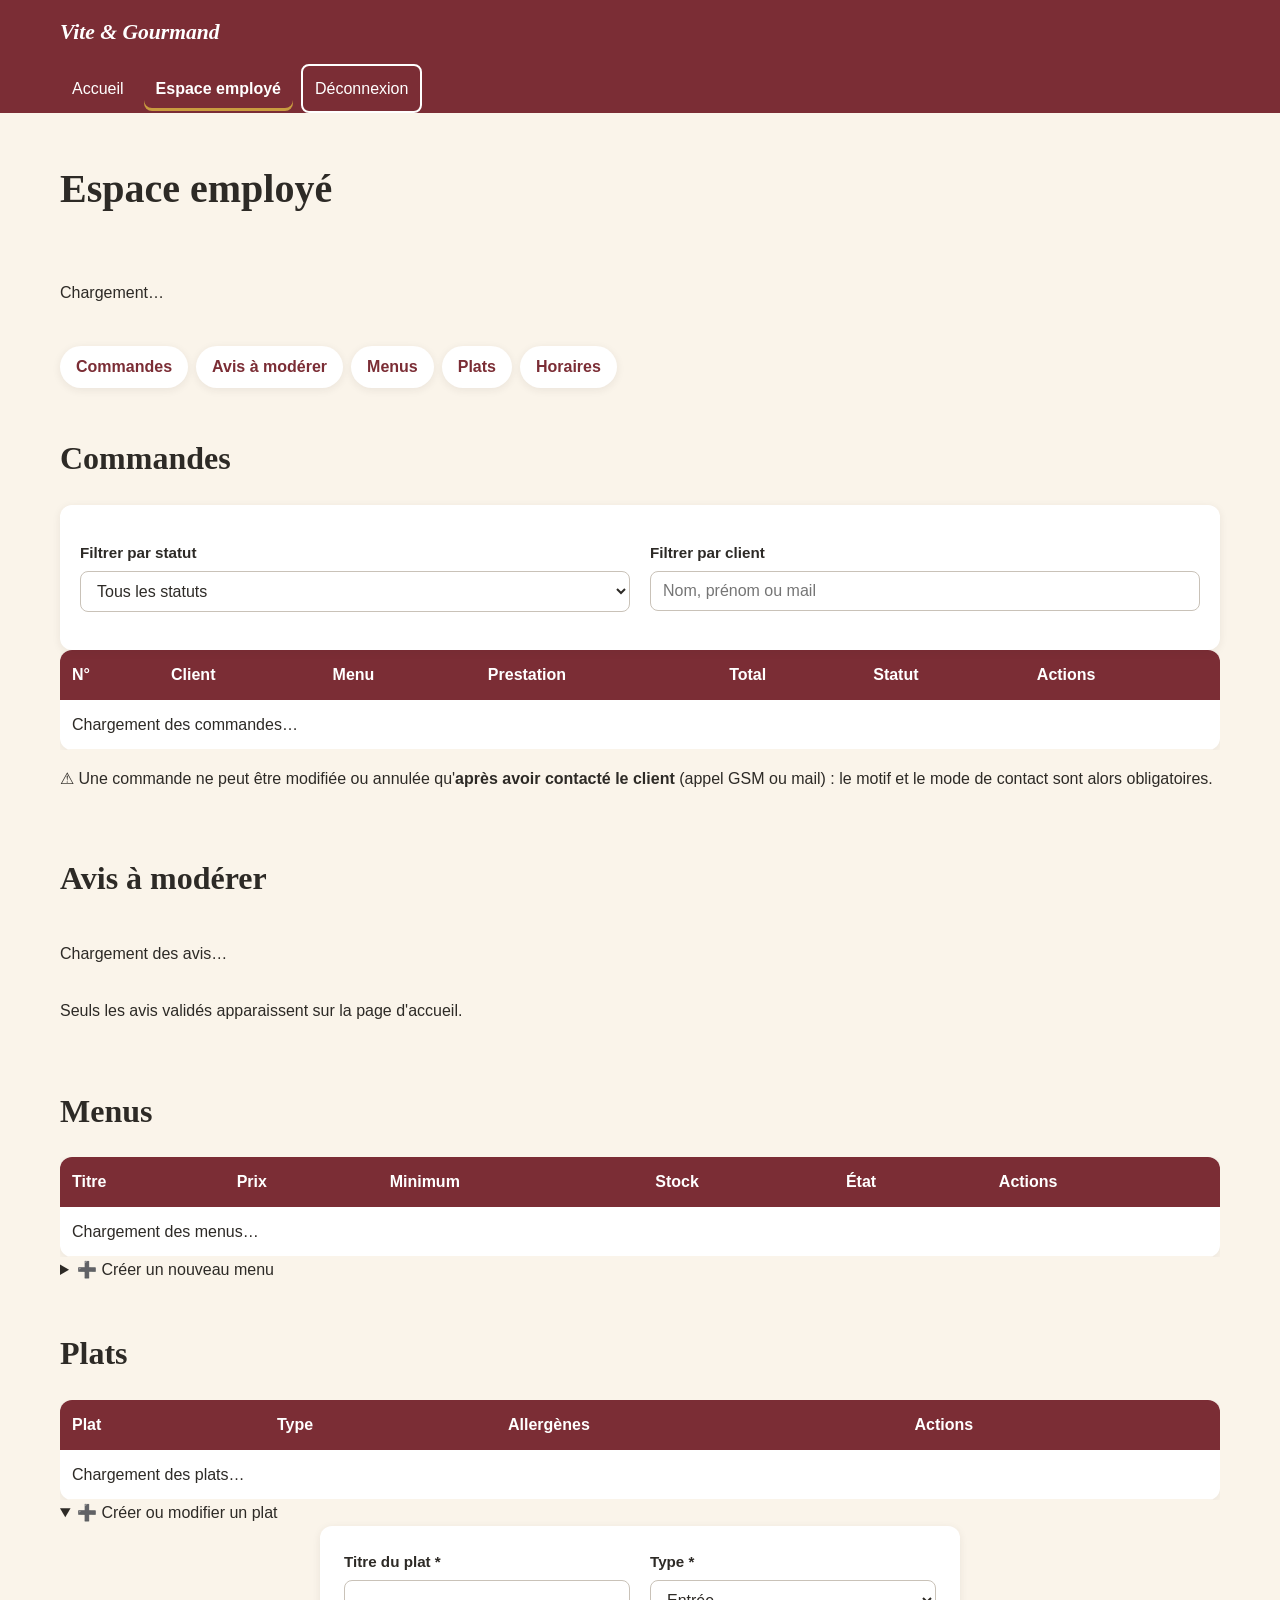
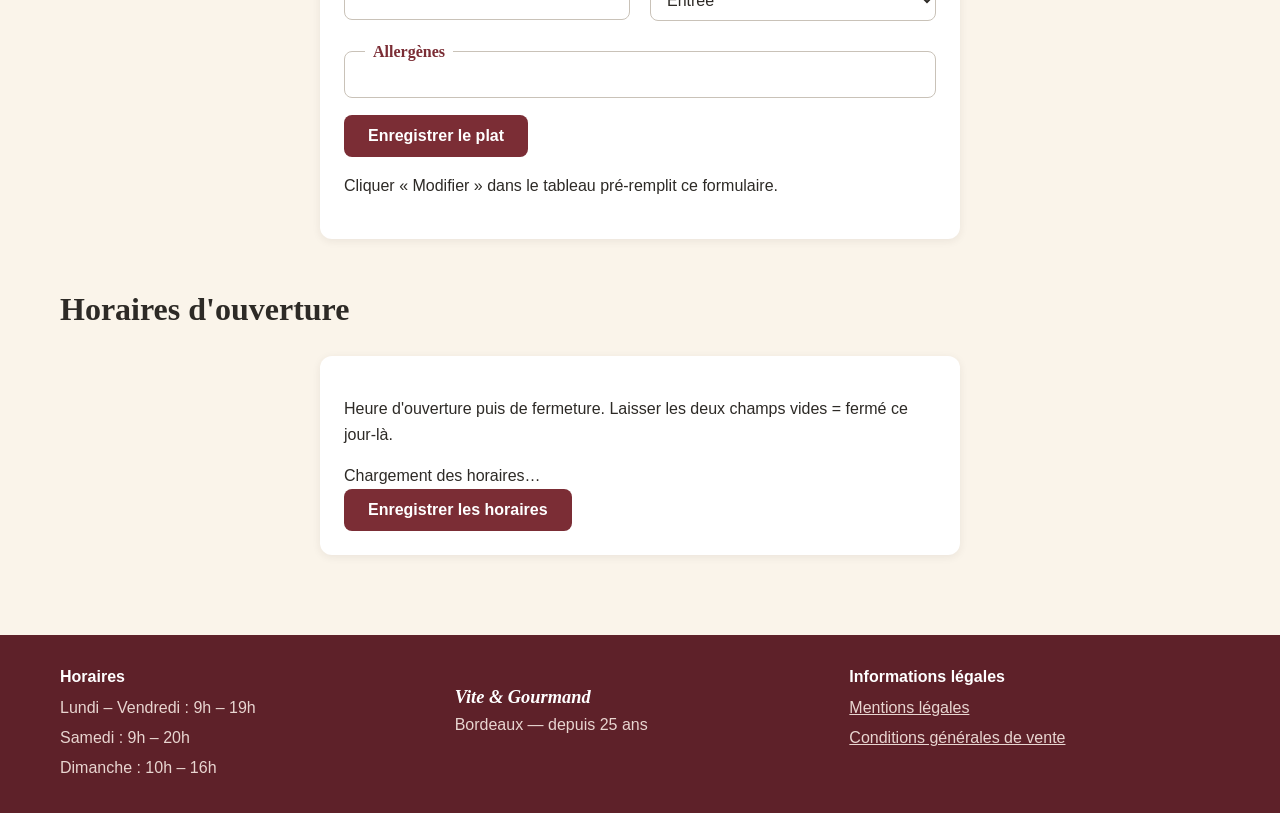
<file: frontend/espace-employe/dashboard.html>
<!DOCTYPE html>
<html lang="fr">
<head>
  <meta charset="UTF-8">
  <meta name="viewport" content="width=device-width, initial-scale=1">
  <meta http-equiv="Content-Security-Policy" content="default-src 'self'">
  <meta name="robots" content="noindex">
  <title>Espace employé — Vite &amp; Gourmand</title>
  <link rel="stylesheet" href="../assets/css/style.css">
</head>
<body>
  <a class="skip-link" href="#contenu">Aller au contenu principal</a>

  <header class="entete">
    <div class="conteneur">
      <div class="entete__barre">
        <a class="logo" href="../index.html">Vite &amp; Gourmand</a>
        <button class="nav__bouton" aria-expanded="false" aria-controls="menu-principal">
          <span></span><span></span><span></span>
          <span class="sr-only">Ouvrir le menu de navigation</span>
        </button>
      </div>
      <nav aria-label="Navigation principale">
        <ul class="nav__liste" id="menu-principal">
          <li><a class="nav__lien" href="../index.html">Accueil</a></li>
          <li><a class="nav__lien" href="dashboard.html" aria-current="page">Espace employé</a></li>
          <li id="nav-retour-admin" hidden><a class="nav__lien" href="../espace-admin/dashboard.html">Espace admin</a></li>
          <li><a class="nav__lien nav__connexion" href="../index.html" id="lien-deconnexion">Déconnexion</a></li>
        </ul>
      </nav>
    </div>
  </header>

  <main id="contenu" class="conteneur dashboard">
    <h1>Espace employé</h1>
    <p id="salutation">Chargement…</p>
    <p id="message-espace" role="alert" hidden></p>

    <nav class="dashboard__nav" aria-label="Sections de l'espace">
      <ul>
        <li><a href="#commandes">Commandes</a></li>
        <li><a href="#moderation">Avis à modérer</a></li>
        <li><a href="#menus">Menus</a></li>
        <li><a href="#plats">Plats</a></li>
        <li><a href="#horaires">Horaires</a></li>
      </ul>
    </nav>

    <!-- ==================== COMMANDES ==================== -->
    <section id="commandes" aria-labelledby="titre-commandes">
      <h2 id="titre-commandes">Commandes</h2>

      <form class="filtres" aria-label="Filtrer les commandes" onsubmit="return false">
        <div class="grille grille--2">
          <div class="champ">
            <label for="fc-statut">Filtrer par statut</label>
            <select id="fc-statut" name="statut">
              <option value="">Tous les statuts</option>
              <option value="cree">En attente</option>
              <option value="accepte">Acceptée</option>
              <option value="en_preparation">En préparation</option>
              <option value="en_livraison">En cours de livraison</option>
              <option value="livre">Livrée</option>
              <option value="attente_materiel">En attente du retour de matériel</option>
              <option value="terminee">Terminée</option>
              <option value="annulee">Annulée</option>
            </select>
          </div>
          <div class="champ">
            <label for="fc-client">Filtrer par client</label>
            <input type="search" id="fc-client" name="client" placeholder="Nom, prénom ou mail">
          </div>
        </div>
      </form>

      <div class="tableau-defilant">
        <table class="tableau">
          <caption class="sr-only">Commandes avec statut et actions possibles</caption>
          <thead>
            <tr>
              <th scope="col">N°</th>
              <th scope="col">Client</th>
              <th scope="col">Menu</th>
              <th scope="col">Prestation</th>
              <th scope="col">Total</th>
              <th scope="col">Statut</th>
              <th scope="col">Actions</th>
            </tr>
          </thead>
          <tbody id="tbody-commandes">
            <tr><td colspan="7">Chargement des commandes…</td></tr>
          </tbody>
        </table>
      </div>
      <p class="aide">⚠ Une commande ne peut être modifiée ou annulée qu'<strong>après avoir contacté le client</strong> (appel GSM ou mail) : le motif et le mode de contact sont alors obligatoires.</p>
    </section>

    <!-- ==================== AVIS ==================== -->
    <section id="moderation" aria-labelledby="titre-moderation">
      <h2 id="titre-moderation">Avis à modérer</h2>
      <div class="grille grille--3" id="zone-avis">
        <p>Chargement des avis…</p>
      </div>
      <p class="aide">Seuls les avis validés apparaissent sur la page d'accueil.</p>
    </section>

    <!-- ==================== MENUS ==================== -->
    <section id="menus" aria-labelledby="titre-menus">
      <h2 id="titre-menus">Menus</h2>
      <div class="tableau-defilant">
        <table class="tableau">
          <caption class="sr-only">Catalogue des menus, y compris désactivés</caption>
          <thead>
            <tr>
              <th scope="col">Titre</th>
              <th scope="col">Prix</th>
              <th scope="col">Minimum</th>
              <th scope="col">Stock</th>
              <th scope="col">État</th>
              <th scope="col">Actions</th>
            </tr>
          </thead>
          <tbody id="tbody-menus">
            <tr><td colspan="6">Chargement des menus…</td></tr>
          </tbody>
        </table>
      </div>

      <details>
        <summary>➕ Créer un nouveau menu</summary>
        <form class="formulaire" id="form-nouveau-menu" action="#" method="post" novalidate>
          <div class="champ">
            <label for="nm-titre">Titre *</label>
            <input type="text" id="nm-titre" required>
          </div>
          <div class="champ">
            <label for="nm-description">Description *</label>
            <textarea id="nm-description" rows="3" required></textarea>
          </div>
          <div class="champ">
            <label for="nm-conditions">Conditions du menu *</label>
            <textarea id="nm-conditions" rows="2" required placeholder="Ex. : Commande à passer au minimum 5 jours avant la prestation."></textarea>
          </div>
          <div class="grille grille--3">
            <div class="champ">
              <label for="nm-prix">Prix (€) *</label>
              <input type="number" id="nm-prix" min="0" step="0.01" required>
            </div>
            <div class="champ">
              <label for="nm-min">Personnes minimum *</label>
              <input type="number" id="nm-min" min="1" required>
            </div>
            <div class="champ">
              <label for="nm-stock">Stock (commandes possibles) *</label>
              <input type="number" id="nm-stock" min="0" required>
            </div>
          </div>
          <div class="grille grille--2">
            <div class="champ">
              <label for="nm-theme">Thème *</label>
              <select id="nm-theme" required></select>
            </div>
            <div class="champ">
              <label for="nm-regime">Régime *</label>
              <select id="nm-regime" required></select>
            </div>
          </div>
          <fieldset class="champ">
            <legend>Plats du menu * (un plat peut appartenir à plusieurs menus)</legend>
            <div id="nm-plats"></div>
          </fieldset>
          <button type="submit" class="btn btn--primaire">Créer le menu</button>
        </form>
      </details>
    </section>

    <!-- ==================== PLATS ==================== -->
    <section id="plats" aria-labelledby="titre-plats">
      <h2 id="titre-plats">Plats</h2>
      <div class="tableau-defilant">
        <table class="tableau">
          <caption class="sr-only">Catalogue des plats et allergènes</caption>
          <thead>
            <tr>
              <th scope="col">Plat</th>
              <th scope="col">Type</th>
              <th scope="col">Allergènes</th>
              <th scope="col">Actions</th>
            </tr>
          </thead>
          <tbody id="tbody-plats">
            <tr><td colspan="4">Chargement des plats…</td></tr>
          </tbody>
        </table>
      </div>

      <details open>
        <summary>➕ Créer ou modifier un plat</summary>
        <form class="formulaire" id="form-plat" action="#" method="post" novalidate>
          <input type="hidden" id="pl-id" value="">
          <div class="grille grille--2">
            <div class="champ">
              <label for="pl-titre">Titre du plat *</label>
              <input type="text" id="pl-titre" required>
            </div>
            <div class="champ">
              <label for="pl-type">Type *</label>
              <select id="pl-type" required>
                <option value="entree">Entrée</option>
                <option value="plat">Plat</option>
                <option value="dessert">Dessert</option>
              </select>
            </div>
          </div>
          <fieldset class="champ">
            <legend>Allergènes</legend>
            <div id="pl-allergenes"></div>
          </fieldset>
          <button type="submit" class="btn btn--primaire">Enregistrer le plat</button>
          <p class="aide">Cliquer « Modifier » dans le tableau pré-remplit ce formulaire.</p>
        </form>
      </details>
    </section>

    <!-- ==================== HORAIRES ==================== -->
    <section id="horaires" aria-labelledby="titre-horaires-section">
      <h2 id="titre-horaires-section">Horaires d'ouverture</h2>
      <form class="formulaire" onsubmit="return false">
        <p class="aide">Heure d'ouverture puis de fermeture. Laisser les deux champs vides = fermé ce jour-là.</p>
        <div id="zone-horaires">Chargement des horaires…</div>
        <button type="button" class="btn btn--primaire" id="btn-horaires">Enregistrer les horaires</button>
      </form>
    </section>
  </main>

  <footer class="pied">
    <div class="conteneur pied__grille">
      <section aria-labelledby="pied-horaires">
        <h2 id="pied-horaires">Horaires</h2>
        <ul>
          <li>Lundi – Vendredi&nbsp;: 9h – 19h</li>
          <li>Samedi&nbsp;: 9h – 20h</li>
          <li>Dimanche&nbsp;: 10h – 16h</li>
        </ul>
      </section>
      <section aria-labelledby="pied-marque">
        <h2 id="pied-marque" class="sr-only">Vite &amp; Gourmand</h2>
        <p><span class="logo">Vite &amp; Gourmand</span><br>Bordeaux — depuis 25 ans</p>
      </section>
      <section aria-labelledby="pied-liens">
        <h2 id="pied-liens">Informations légales</h2>
        <ul>
          <li><a href="../mentions-legales.html">Mentions légales</a></li>
          <li><a href="../cgv.html">Conditions générales de vente</a></li>
        </ul>
      </section>
    </div>
  </footer>

  <script src="../assets/js/nav.js"></script>
  <script src="../assets/js/espace-commun.js"></script>
  <script src="../assets/js/espace-employe.js"></script>
</body>
</html>
</file>
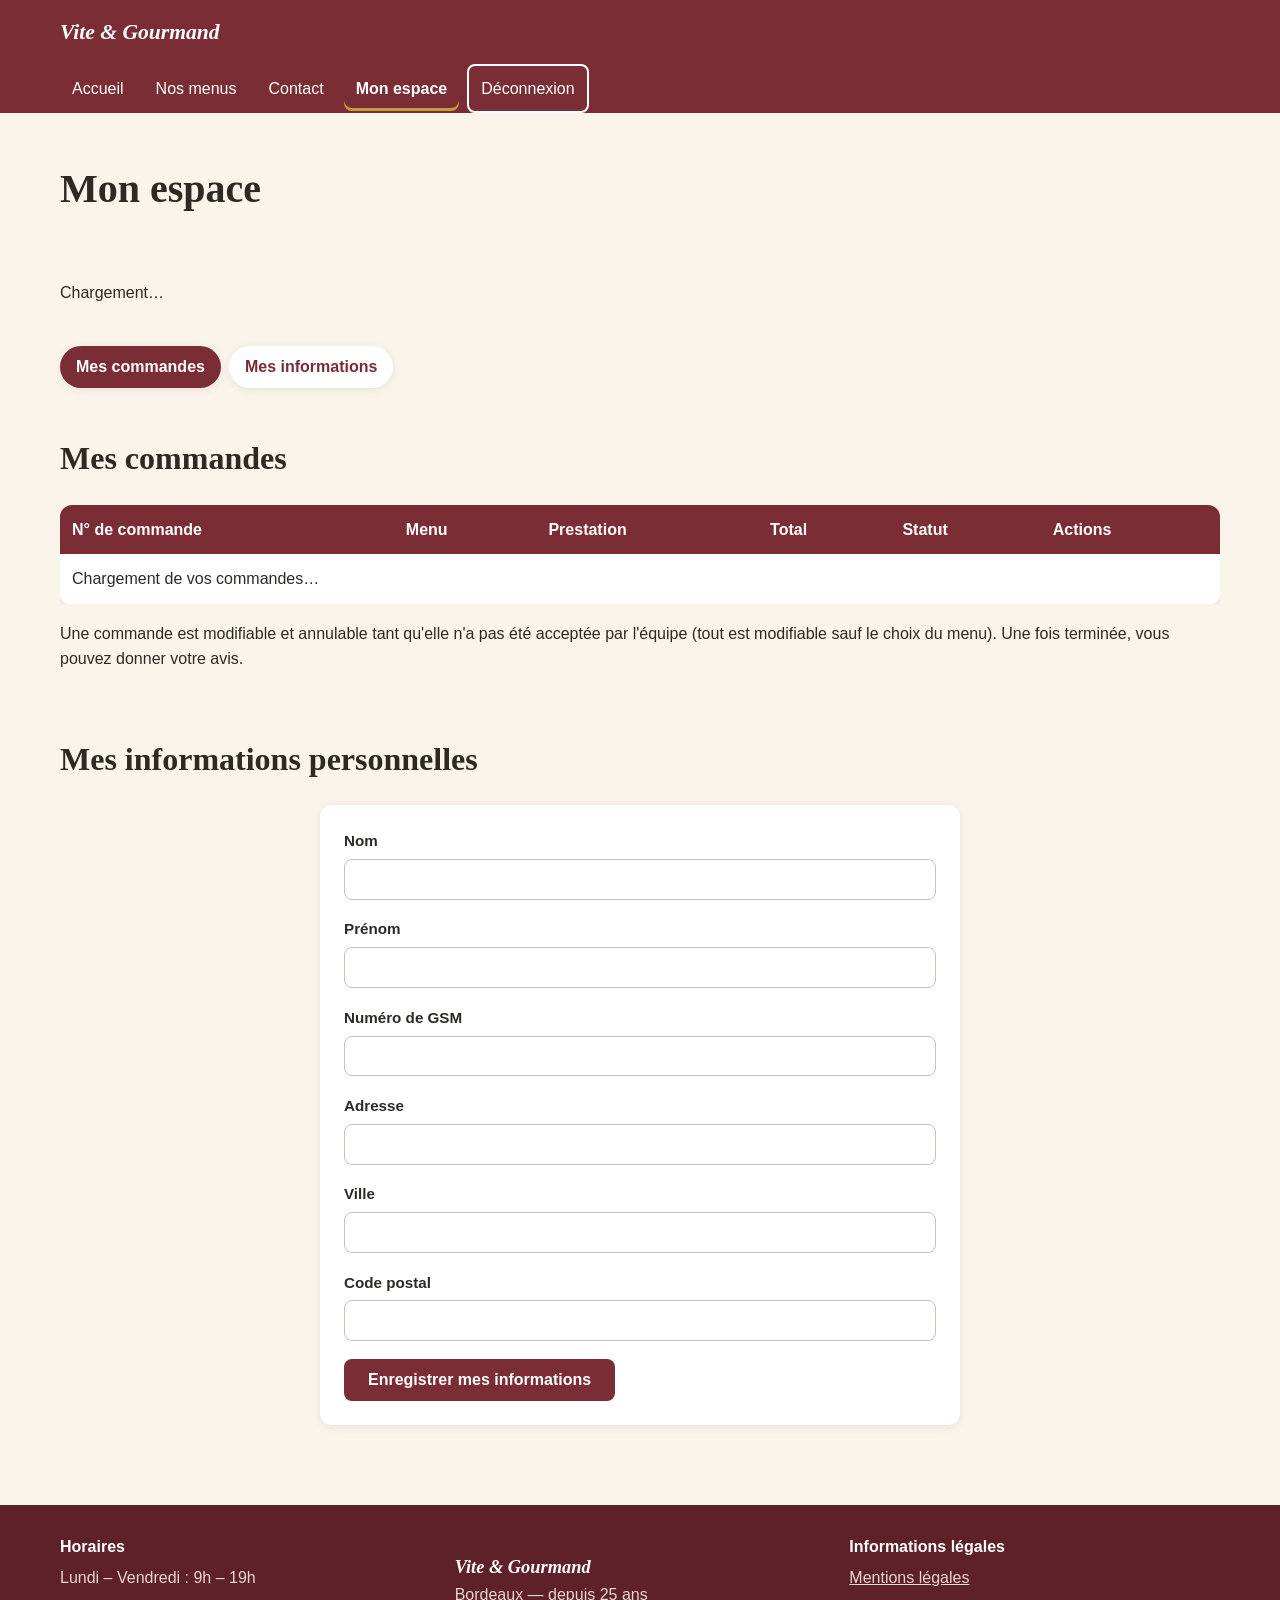
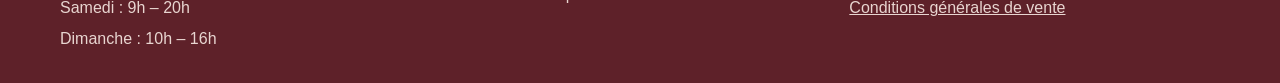
<file: frontend/espace-utilisateur/dashboard.html>
<!DOCTYPE html>
<html lang="fr">
<head>
  <meta charset="UTF-8">
  <meta name="viewport" content="width=device-width, initial-scale=1">
  <meta http-equiv="Content-Security-Policy" content="default-src 'self'">
  <meta name="robots" content="noindex">
  <title>Mon espace — Vite &amp; Gourmand</title>
  <link rel="stylesheet" href="../assets/css/style.css">
</head>
<body>
  <a class="skip-link" href="#contenu">Aller au contenu principal</a>

  <header class="entete">
    <div class="conteneur">
      <div class="entete__barre">
        <a class="logo" href="../index.html">Vite &amp; Gourmand</a>
        <button class="nav__bouton" aria-expanded="false" aria-controls="menu-principal">
          <span></span><span></span><span></span>
          <span class="sr-only">Ouvrir le menu de navigation</span>
        </button>
      </div>
      <nav aria-label="Navigation principale">
        <ul class="nav__liste" id="menu-principal">
          <li><a class="nav__lien" href="../index.html">Accueil</a></li>
          <li><a class="nav__lien" href="../menus.html">Nos menus</a></li>
          <li><a class="nav__lien" href="../contact.html">Contact</a></li>
          <li><a class="nav__lien" href="dashboard.html" aria-current="page">Mon espace</a></li>
          <li><a class="nav__lien nav__connexion" href="../index.html" id="lien-deconnexion">Déconnexion</a></li>
        </ul>
      </nav>
    </div>
  </header>

  <main id="contenu" class="conteneur dashboard">
    <h1>Mon espace</h1>
    <p id="salutation">Chargement…</p>
    <p id="message-espace" role="alert" hidden></p>

    <nav class="dashboard__nav" aria-label="Sections de l'espace">
      <ul>
        <li><a href="#mes-commandes" aria-current="true">Mes commandes</a></li>
        <li><a href="#mes-infos">Mes informations</a></li>
      </ul>
    </nav>

    <!-- Commandes du client : annulation/modification possibles tant que non acceptée -->
    <section id="mes-commandes" aria-labelledby="titre-commandes">
      <h2 id="titre-commandes">Mes commandes</h2>
      <div class="tableau-defilant">
        <table class="tableau">
          <caption class="sr-only">Liste de vos commandes avec statut et actions possibles</caption>
          <thead>
            <tr>
              <th scope="col">N° de commande</th>
              <th scope="col">Menu</th>
              <th scope="col">Prestation</th>
              <th scope="col">Total</th>
              <th scope="col">Statut</th>
              <th scope="col">Actions</th>
            </tr>
          </thead>
          <tbody id="tbody-commandes">
            <tr><td colspan="6">Chargement de vos commandes…</td></tr>
          </tbody>
        </table>
      </div>
      <p class="aide">Une commande est modifiable et annulable tant qu'elle n'a pas été acceptée par l'équipe (tout est modifiable sauf le choix du menu). Une fois terminée, vous pouvez donner votre avis.</p>
    </section>

    <!-- Modification des informations personnelles -->
    <section id="mes-infos" aria-labelledby="titre-infos">
      <h2 id="titre-infos">Mes informations personnelles</h2>
      <form class="formulaire" id="form-infos" action="#" method="post" novalidate>
        <div class="champ">
          <label for="mi-nom">Nom</label>
          <input type="text" id="mi-nom" name="nom" autocomplete="family-name">
        </div>
        <div class="champ">
          <label for="mi-prenom">Prénom</label>
          <input type="text" id="mi-prenom" name="prenom" autocomplete="given-name">
        </div>
        <div class="champ">
          <label for="mi-gsm">Numéro de GSM</label>
          <input type="tel" id="mi-gsm" name="telephone" autocomplete="tel">
        </div>
        <div class="champ">
          <label for="mi-adresse">Adresse</label>
          <input type="text" id="mi-adresse" name="adresse" autocomplete="street-address">
        </div>
        <div class="champ">
          <label for="mi-ville">Ville</label>
          <input type="text" id="mi-ville" name="ville" autocomplete="address-level2">
        </div>
        <div class="champ">
          <label for="mi-cp">Code postal</label>
          <input type="text" id="mi-cp" name="code_postal" inputmode="numeric" autocomplete="postal-code">
        </div>
        <button type="submit" class="btn btn--primaire">Enregistrer mes informations</button>
      </form>
    </section>
  </main>

  <footer class="pied">
    <div class="conteneur pied__grille">
      <section aria-labelledby="pied-horaires">
        <h2 id="pied-horaires">Horaires</h2>
        <ul>
          <li>Lundi – Vendredi&nbsp;: 9h – 19h</li>
          <li>Samedi&nbsp;: 9h – 20h</li>
          <li>Dimanche&nbsp;: 10h – 16h</li>
        </ul>
      </section>
      <section aria-labelledby="pied-marque">
        <h2 id="pied-marque" class="sr-only">Vite &amp; Gourmand</h2>
        <p><span class="logo">Vite &amp; Gourmand</span><br>Bordeaux — depuis 25 ans</p>
      </section>
      <section aria-labelledby="pied-liens">
        <h2 id="pied-liens">Informations légales</h2>
        <ul>
          <li><a href="../mentions-legales.html">Mentions légales</a></li>
          <li><a href="../cgv.html">Conditions générales de vente</a></li>
        </ul>
      </section>
    </div>
  </footer>

  <script src="../assets/js/nav.js"></script>
  <script src="../assets/js/espace-commun.js"></script>
  <script src="../assets/js/espace-utilisateur.js"></script>
</body>
</html>
</file>
<file: frontend/assets/css/style.css>
/* ============================================================
   Vite & Gourmand — Feuille de style principale
   Charte graphique : docs/charte-graphique.md
   Approche : mobile-first, breakpoints 768px et 1024px
   ============================================================ */

/* ---------- Variables (palette de la charte) ---------- */
:root {
  --bordeaux:        #7B2D35;
  --bordeaux-fonce:  #5E2129;
  --creme:           #FAF4EA;
  --or:              #C99B3F;
  --charbon:         #2D2A26;
  --blanc:           #FFFFFF;
  --succes:          #2E7D32;
  --alerte:          #B3261E;
  --gris-doux:       #6B645C;
  --bordure:         #C9C2B8;
  --ombre:           0 2px 8px rgba(45, 42, 38, 0.08);
  --rayon:           12px;
  --rayon-petit:     8px;
}

/* ---------- Reset léger ---------- */
*, *::before, *::after { box-sizing: border-box; }

body {
  margin: 0;
  font-family: "Lato", Arial, Helvetica, sans-serif;
  font-size: 1rem;
  line-height: 1.6;
  color: var(--charbon);
  background-color: var(--creme);
}

h1, h2, h3 {
  font-family: "Playfair Display", Georgia, "Times New Roman", serif;
  line-height: 1.25;
}

h1 { font-size: 2rem; }
h2 { font-size: 1.6rem; }
h3 { font-size: 1.25rem; }

img { max-width: 100%; height: auto; }

a { color: var(--bordeaux); }
a:hover { color: var(--bordeaux-fonce); }

/* Focus visible sur tous les éléments interactifs (RGAA) */
a:focus-visible,
button:focus-visible,
input:focus-visible,
select:focus-visible,
textarea:focus-visible,
summary:focus-visible {
  outline: 3px solid var(--or);
  outline-offset: 2px;
}

/* ---------- Accessibilité ---------- */
.skip-link {
  position: absolute;
  left: -9999px;
  background: var(--charbon);
  color: var(--blanc);
  padding: 0.75rem 1.25rem;
  z-index: 100;
}
.skip-link:focus {
  left: 1rem;
  top: 1rem;
  color: var(--blanc);
}

.sr-only {
  position: absolute;
  width: 1px;
  height: 1px;
  margin: -1px;
  padding: 0;
  overflow: hidden;
  clip: rect(0 0 0 0);
  white-space: nowrap;
  border: 0;
}

/* ---------- Structure générale ---------- */
.conteneur {
  width: 100%;
  max-width: 1200px;
  margin-inline: auto;
  padding-inline: 1.25rem;
}

main { padding-block: 1.5rem 3rem; }

.section { padding-block: 2.5rem; }
.section--blanche { background: var(--blanc); }

.titre-section {
  text-align: center;
  margin-bottom: 0.5rem;
}
.titre-section::after {
  content: "";
  display: block;
  width: 80px;
  height: 3px;
  margin: 0.75rem auto 0;
  background: var(--or);
}

/* ---------- En-tête et navigation ---------- */
.entete {
  background: var(--bordeaux);
  color: var(--blanc);
}

.entete__barre {
  display: flex;
  align-items: center;
  justify-content: space-between;
  gap: 1rem;
  min-height: 64px;
}

.logo {
  font-family: "Playfair Display", Georgia, serif;
  font-style: italic;
  font-weight: 700;
  font-size: 1.35rem;
  color: var(--blanc);
  text-decoration: none;
}
.logo:hover, .logo:focus { color: var(--blanc); }

.nav__bouton {
  display: inline-flex;
  flex-direction: column;
  gap: 5px;
  background: none;
  border: 0;
  padding: 0.5rem;
  cursor: pointer;
}
.nav__bouton span {
  width: 24px;
  height: 3px;
  border-radius: 2px;
  background: var(--blanc);
}

.nav__liste {
  list-style: none;
  margin: 0;
  padding: 0;
  display: none;
  flex-direction: column;
  gap: 0.25rem;
  padding-bottom: 1rem;
}
.nav__liste.est-ouvert { display: flex; }

.nav__lien {
  display: block;
  padding: 0.6rem 0.75rem;
  color: var(--blanc);
  text-decoration: none;
  border-radius: var(--rayon-petit);
}
.nav__lien:hover, .nav__lien:focus { background: var(--bordeaux-fonce); color: var(--blanc); }
.nav__lien[aria-current="page"] {
  font-weight: 700;
  box-shadow: inset 0 -3px 0 var(--or);
}

.nav__connexion {
  border: 2px solid var(--blanc);
  border-radius: var(--rayon-petit);
  text-align: center;
}

/* ---------- Boutons ---------- */
.btn {
  display: inline-block;
  padding: 0.75rem 1.5rem;
  border: 0;
  border-radius: var(--rayon-petit);
  font-family: inherit;
  font-size: 1rem;
  font-weight: 700;
  text-decoration: none;
  text-align: center;
  cursor: pointer;
}

.btn--primaire {
  background: var(--bordeaux);
  color: var(--blanc);
}
.btn--primaire:hover { background: var(--bordeaux-fonce); color: var(--blanc); }

.btn--secondaire {
  background: transparent;
  color: var(--bordeaux);
  border: 2px solid var(--bordeaux);
}
.btn--secondaire:hover { background: var(--bordeaux); color: var(--blanc); }

.btn--large { width: 100%; }

/* ---------- Hero (accueil) ---------- */
.hero {
  display: grid;
  gap: 1.5rem;
  padding-block: 2rem;
}
.hero h1 { margin: 0; }
.hero h1 .accent { color: var(--bordeaux); display: block; }
.hero__texte p { color: var(--gris-doux); font-size: 1.05rem; }

/* ---------- Photos (Wikimedia Commons — crédits : docs/credits-images.md) ---------- */
.photo-plat {
  display: block;
  width: 100%;
  object-fit: cover;
  border-radius: var(--rayon);
  box-shadow: var(--ombre);
}
.hero .photo-plat { min-height: 240px; max-height: 380px; height: 100%; }
.carte--menu .photo-plat { height: 150px; border-radius: var(--rayon) var(--rayon) 0 0; box-shadow: none; }
.galerie > .photo-plat { min-height: 240px; max-height: 420px; }
.galerie__vignettes .photo-plat { height: 110px; border-radius: var(--rayon-petit); box-shadow: none; }

/* Visuel de substitution si un menu n'a pas encore de photo */
.visuel {
  display: grid;
  place-items: center;
  background: #EAD9C2;
  border-radius: var(--rayon);
  box-shadow: var(--ombre);
  min-height: 180px;
}
.visuel--assiette::before {
  content: "";
  width: 110px;
  height: 110px;
  border-radius: 50%;
  background: var(--blanc);
  border: 3px solid var(--or);
  box-shadow: 0 0 0 14px var(--creme);
}

/* ---------- Cartes (équipe, avis, menus) ---------- */
.grille {
  display: grid;
  gap: 1.25rem;
  grid-template-columns: 1fr;
}

.carte {
  background: var(--blanc);
  border-radius: var(--rayon);
  box-shadow: var(--ombre);
  padding: 1.25rem;
}

.carte--atout { background: var(--creme); text-align: center; }
.carte--atout .carte__icone {
  display: inline-grid;
  place-items: center;
  width: 48px;
  height: 48px;
  border-radius: 50%;
  background: var(--or);
  color: var(--blanc);
  font-weight: 700;
  font-size: 1.1rem;
}

.avis__note { color: var(--or); font-size: 1.1rem; letter-spacing: 2px; }
.avis__auteur { color: var(--gris-doux); font-weight: 700; font-size: 0.9rem; }

/* Carte menu */
.carte--menu { padding: 0; overflow: hidden; display: flex; flex-direction: column; }
.carte--menu .visuel { border-radius: var(--rayon) var(--rayon) 0 0; min-height: 140px; }
.carte--menu .visuel--assiette::before { width: 64px; height: 64px; box-shadow: 0 0 0 8px var(--creme); }
.carte--menu .carte__corps { padding: 1.25rem; display: flex; flex-direction: column; gap: 0.6rem; flex: 1; }
.carte--menu h3 { margin: 0; }
.carte--menu .carte__desc { color: var(--gris-doux); font-size: 0.95rem; margin: 0; flex: 1; }
.carte__meta { display: flex; align-items: center; justify-content: space-between; }

.badge {
  display: inline-block;
  padding: 0.2rem 0.75rem;
  border: 1px solid var(--or);
  border-radius: 999px;
  background: var(--creme);
  font-size: 0.85rem;
}

.badge--plein {
  background: var(--bordeaux);
  border-color: var(--bordeaux);
  color: var(--blanc);
}

.badge--or {
  background: var(--or);
  border-color: var(--or);
  color: var(--charbon);
  font-weight: 700;
}

.prix {
  font-family: "Playfair Display", Georgia, serif;
  font-size: 1.35rem;
  font-weight: 700;
  color: var(--bordeaux);
}

/* Pastille allergène */
.pastille {
  display: inline-block;
  padding: 0.1rem 0.6rem;
  border-radius: 999px;
  background: #F0EAE0;
  color: var(--gris-doux);
  font-size: 0.8rem;
}

/* ---------- Filtres (vue globale des menus) ---------- */
.page-menus { display: grid; gap: 1.5rem; }

.filtres {
  background: var(--blanc);
  border-radius: var(--rayon);
  box-shadow: var(--ombre);
  padding: 1.25rem;
}
.filtres summary {
  font-weight: 700;
  color: var(--bordeaux);
  cursor: pointer;
}
.filtres .champ { margin-top: 1rem; }
.filtres output { font-weight: 700; }
.filtres__fourchette { display: grid; grid-template-columns: 1fr 1fr; gap: 0.75rem; }

/* ---------- Formulaires ---------- */
.champ { margin-bottom: 1.1rem; }

.champ label {
  display: block;
  font-weight: 700;
  font-size: 0.95rem;
  margin-bottom: 0.35rem;
}

.champ input,
.champ select,
.champ textarea {
  width: 100%;
  padding: 0.65rem 0.75rem;
  border: 1.5px solid var(--bordure);
  border-radius: var(--rayon-petit);
  font-family: inherit;
  font-size: 1rem;
  background: var(--blanc);
  color: var(--charbon);
}

.champ .aide {
  font-size: 0.85rem;
  color: var(--gris-doux);
  margin-top: 0.3rem;
}

.champ--erreur input, .champ--erreur textarea { border-color: var(--alerte); }
.message-erreur { color: var(--alerte); font-size: 0.9rem; font-weight: 700; }
.message-succes { color: var(--succes); font-size: 0.9rem; font-weight: 700; }

fieldset {
  border: 1px solid var(--bordure);
  border-radius: var(--rayon-petit);
  padding: 1rem 1.25rem;
  margin: 0 0 1.5rem;
}
legend {
  font-family: "Playfair Display", Georgia, serif;
  font-weight: 700;
  color: var(--bordeaux);
  padding-inline: 0.5rem;
}

.formulaire {
  background: var(--blanc);
  border-radius: var(--rayon);
  box-shadow: var(--ombre);
  padding: 1.5rem;
  max-width: 640px;
  margin-inline: auto;
}

/* ---------- Encart conditions (mise en évidence obligatoire) ---------- */
.conditions {
  background: #FBEFEA;
  border-left: 5px solid var(--alerte);
  border-radius: var(--rayon-petit);
  padding: 1rem 1.25rem;
  margin-block: 1.25rem;
}
.conditions h2, .conditions h3 {
  color: var(--alerte);
  font-family: inherit;
  font-size: 1rem;
  margin-top: 0;
}
.conditions ul { margin: 0; padding-left: 1.25rem; }

/* ---------- Détail d'un menu ---------- */
.fil-ariane {
  font-size: 0.9rem;
  color: var(--gris-doux);
  margin-block: 1rem;
}
.fil-ariane ol { list-style: none; display: flex; flex-wrap: wrap; gap: 0.4rem; padding: 0; margin: 0; }
.fil-ariane li + li::before { content: "›"; margin-right: 0.4rem; }

.galerie { display: grid; gap: 0.75rem; }
.galerie__vignettes { display: grid; grid-template-columns: repeat(3, 1fr); gap: 0.75rem; }
.galerie__vignettes .visuel { min-height: 90px; }

.bloc-prix {
  background: var(--blanc);
  border-radius: var(--rayon);
  box-shadow: var(--ombre);
  padding: 1.25rem;
  margin-block: 1.25rem;
}
.bloc-prix .prix { font-size: 1.75rem; }
.stock { color: var(--gris-doux); font-size: 0.95rem; }

.composition { display: grid; gap: 1.25rem; }
.composition h3 { color: var(--bordeaux); }
.composition ul { list-style: none; padding: 0; margin: 0; display: grid; gap: 0.9rem; }
.composition .plat__titre { font-weight: 700; display: block; }

/* ---------- Récapitulatif de prix (commande) ---------- */
.recap-prix { width: 100%; border-collapse: collapse; }
.recap-prix th, .recap-prix td { text-align: left; padding: 0.5rem 0.25rem; border-bottom: 1px solid var(--creme); }
.recap-prix td:last-child { text-align: right; font-weight: 700; }
.recap-prix tfoot td { font-size: 1.2rem; color: var(--bordeaux); border-top: 2px solid var(--or); border-bottom: 0; }

/* ---------- Tableaux (espaces connectés) ---------- */
.tableau { width: 100%; border-collapse: collapse; background: var(--blanc); border-radius: var(--rayon); overflow: hidden; box-shadow: var(--ombre); }
.tableau th { background: var(--bordeaux); color: var(--blanc); text-align: left; padding: 0.75rem; }
.tableau td { padding: 0.75rem; border-bottom: 1px solid var(--creme); }
.tableau-defilant { overflow-x: auto; }

.statut { display: inline-block; padding: 0.15rem 0.7rem; border-radius: 999px; font-size: 0.85rem; font-weight: 700; }
.statut--cree { background: #EEE8DC; color: var(--charbon); }
.statut--accepte { background: #E7F0E8; color: var(--succes); }
.statut--en-cours { background: #F5E9D0; color: #8A6516; }
.statut--terminee { background: var(--succes); color: var(--blanc); }
.statut--alerte { background: #FBEFEA; color: var(--alerte); }

/* ---------- Utilitaires (remplacent les styles inline : CSP stricte) ---------- */
.liste-nue { list-style: none; padding: 0; margin: 0; }
.champ--espace { margin-top: 1rem; }
.case-simple { width: auto; }
.pleine-largeur { max-width: 100%; }

/* ---------- Pied de page ---------- */
.pied {
  background: var(--bordeaux-fonce);
  color: #E8D5D0;
  margin-top: 2rem;
}
.pied a { color: #E8D5D0; }
.pied a:hover, .pied a:focus { color: var(--blanc); }
.pied__grille {
  display: grid;
  gap: 1.5rem;
  padding-block: 2rem;
}
.pied h2 {
  font-size: 1rem;
  color: var(--blanc);
  font-family: inherit;
  margin: 0 0 0.5rem;
}
.pied ul { list-style: none; margin: 0; padding: 0; display: grid; gap: 0.3rem; }
.pied .logo { font-size: 1.15rem; }

/* ---------- Pages de contenu (mentions, CGV) ---------- */
.contenu-texte { max-width: 800px; margin-inline: auto; }
.contenu-texte h2 { color: var(--bordeaux); margin-top: 2rem; }

/* ---------- Espaces connectés (dashboards) ---------- */
.dashboard { display: grid; gap: 1.5rem; }
.dashboard__nav ul { list-style: none; margin: 0; padding: 0; display: flex; flex-wrap: wrap; gap: 0.5rem; }
.dashboard__nav a {
  display: block;
  padding: 0.5rem 1rem;
  background: var(--blanc);
  border-radius: 999px;
  box-shadow: var(--ombre);
  text-decoration: none;
  font-weight: 700;
}
.dashboard__nav a[aria-current="true"] { background: var(--bordeaux); color: var(--blanc); }

/* ============================================================
   Tablette : ≥ 768px
   ============================================================ */
@media (min-width: 768px) {
  h1 { font-size: 2.5rem; }
  h2 { font-size: 2rem; }

  /* Navigation horizontale, burger masqué */
  .nav__bouton { display: none; }
  .nav__liste {
    display: flex;
    flex-direction: row;
    align-items: center;
    gap: 0.5rem;
    padding-bottom: 0;
  }

  .grille--2 { grid-template-columns: repeat(2, 1fr); }
  .grille--3 { grid-template-columns: repeat(2, 1fr); }

  .hero { grid-template-columns: 1fr 1fr; align-items: center; padding-block: 3rem; }
  .visuel { min-height: 260px; }

  .pied__grille { grid-template-columns: repeat(3, 1fr); align-items: start; }

  .galerie { grid-template-columns: 2fr 1fr; }
  .galerie__vignettes { grid-template-columns: 1fr; }

  .composition { grid-template-columns: repeat(3, 1fr); }

  .filtres__fourchette { grid-template-columns: 1fr 1fr; }
}

/* ============================================================
   Bureau : ≥ 1024px
   ============================================================ */
@media (min-width: 1024px) {
  .grille--3 { grid-template-columns: repeat(3, 1fr); }

  /* Vue menus : filtres en barre latérale */
  .page-menus { grid-template-columns: 300px 1fr; align-items: start; }
  .filtres { position: sticky; top: 1rem; }

  .fiche-menu { display: grid; grid-template-columns: 1fr 1fr; gap: 2.5rem; align-items: start; }
}
</file>
